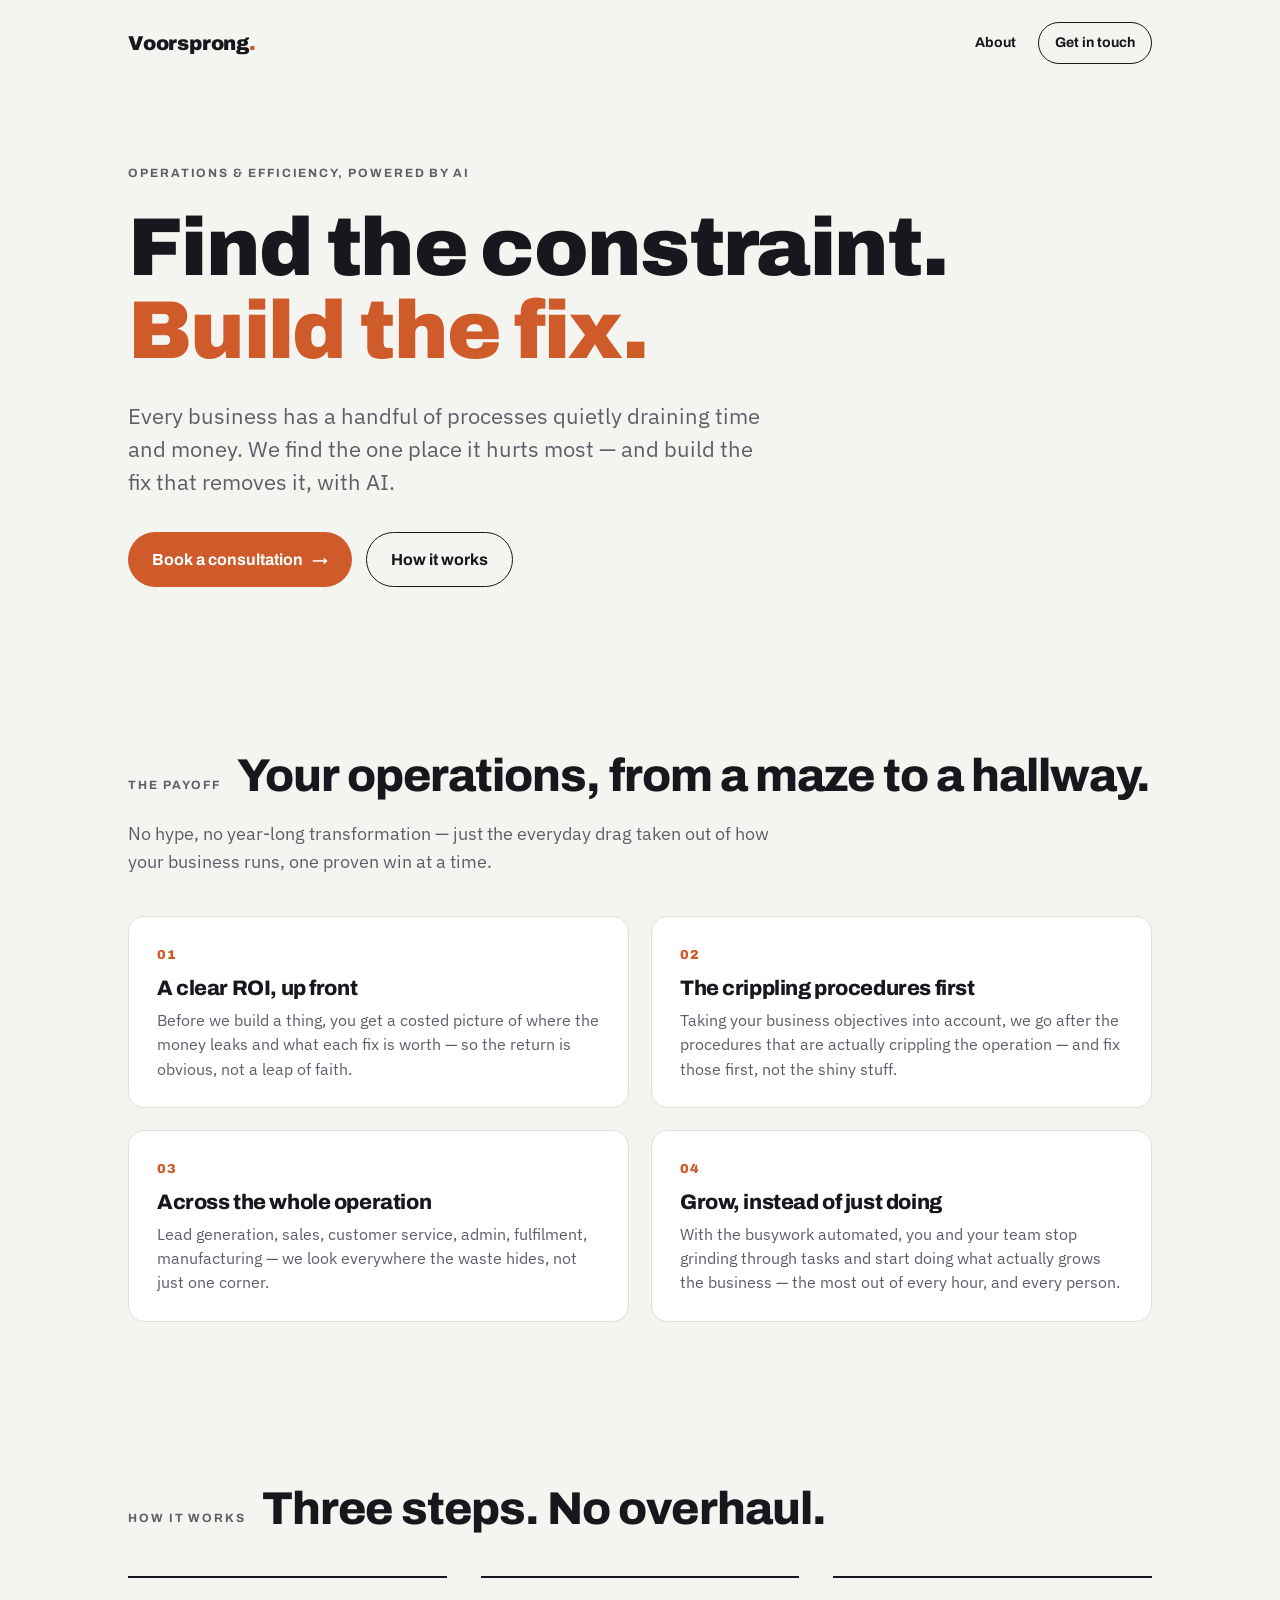
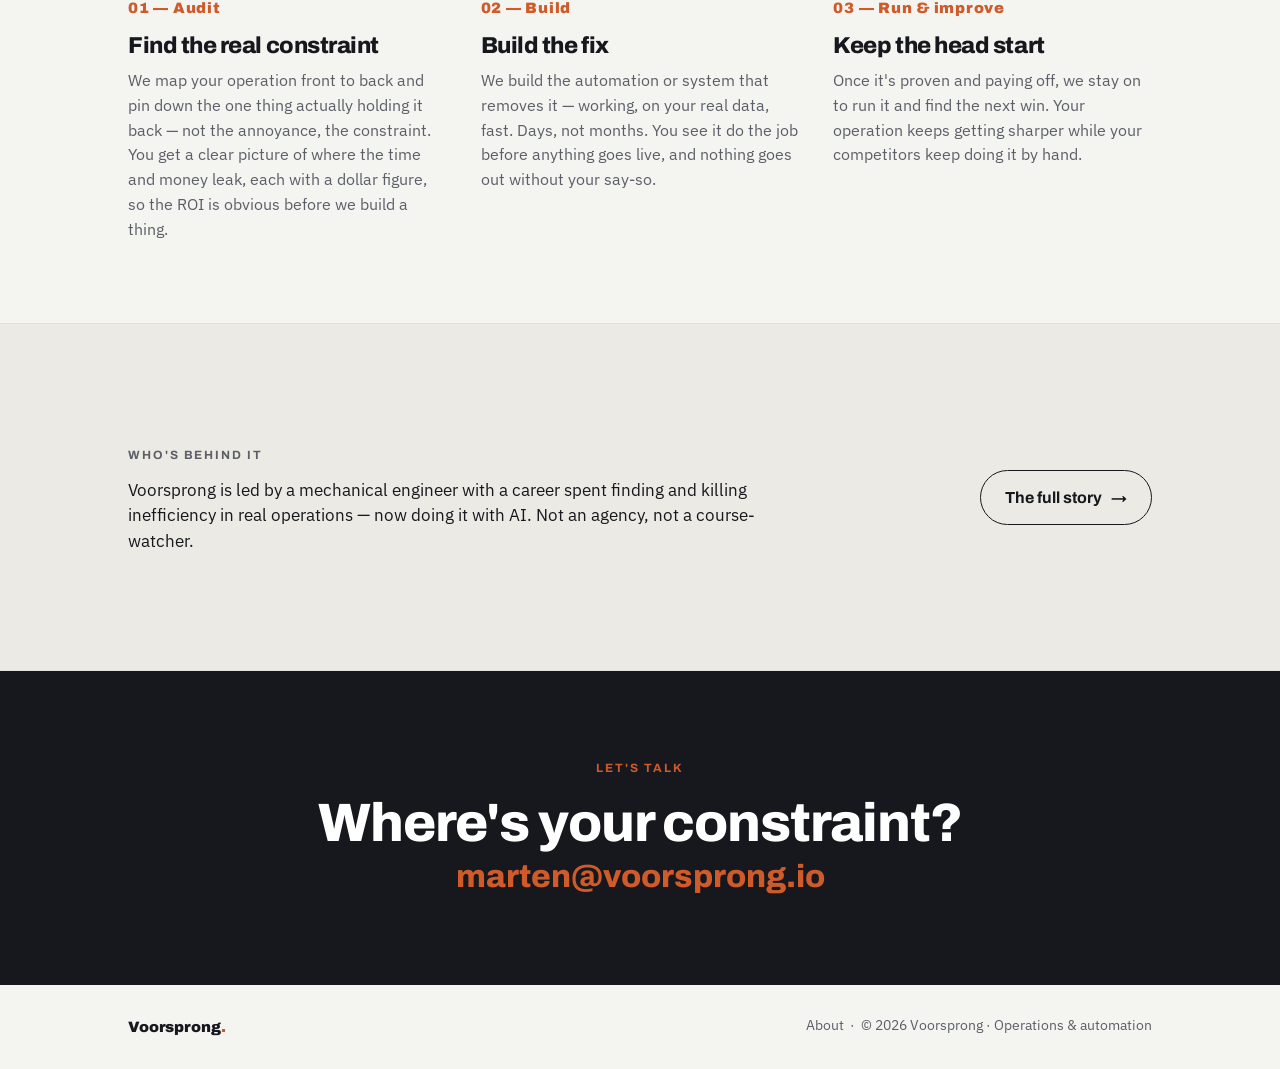
<file: index.html>
<!doctype html>
<html lang="en">
<head>
<meta charset="utf-8">
<meta name="viewport" content="width=device-width,initial-scale=1">
<title>Voorsprong — find the constraint, build the fix</title>
<meta name="description" content="We find the one thing quietly costing your business time and money, and build the fix — with AI. A paid operations audit with a clear ROI, then a working build. Days, not months.">
<link rel="icon" href="data:image/svg+xml,<svg xmlns='http://www.w3.org/2000/svg' viewBox='0 0 100 100'><rect width='100' height='100' fill='%2316233d'/><text x='50' y='72' font-size='64' font-family='Archivo,sans-serif' font-weight='800' fill='%23cf5a2a' text-anchor='middle'>V</text></svg>">
<link rel="preconnect" href="https://fonts.googleapis.com">
<link rel="preconnect" href="https://fonts.gstatic.com" crossorigin>
<link href="https://fonts.googleapis.com/css2?family=Archivo:wght@500;600;700;800;900&family=IBM+Plex+Sans:ital,wght@0,400;0,500;0,600;1,400&display=swap" rel="stylesheet">
<link rel="stylesheet" href="/style.css">
</head>
<body>

<div class="top">
  <a class="mark" href="/">Voorsprong<span class="dot">.</span></a>
  <nav class="navlinks">
    <a href="/about.html">About</a>
    <a class="cta" href="#contact">Get in touch</a>
  </nav>
</div>

<header class="hero">
  <div class="wrap">
    <div class="eyebrow">Operations &amp; efficiency, powered by AI</div>
    <h1>Find the constraint.<br><span class="ln2">Build the fix.</span></h1>
    <p class="sub">Every business has a handful of processes quietly draining time and money. We find the one place it hurts most — and build the fix that removes it, with AI.</p>
    <div class="btnrow">
      <a class="btn solid" href="#contact">Book a consultation <span class="ar">&rarr;</span></a>
      <a class="btn ghost" href="#method">How it works</a>
    </div>
  </div>
</header>

<section id="outcomes">
  <div class="wrap">
    <div class="sechead"><span class="eyebrow">The payoff</span><h2>Your operations, from a maze to a hallway.</h2></div>
    <p class="seclead">No hype, no year-long transformation — just the everyday drag taken out of how your business runs, one proven win at a time.</p>
    <div class="outcomes">
      <div class="oc">
        <div class="n">01</div>
        <h3>A clear ROI, up front</h3>
        <p>Before we build a thing, you get a costed picture of where the money leaks and what each fix is worth — so the return is obvious, not a leap of faith.</p>
      </div>
      <div class="oc">
        <div class="n">02</div>
        <h3>The crippling procedures first</h3>
        <p>Taking your business objectives into account, we go after the procedures that are actually crippling the operation — and fix those first, not the shiny stuff.</p>
      </div>
      <div class="oc">
        <div class="n">03</div>
        <h3>Across the whole operation</h3>
        <p>Lead generation, sales, customer service, admin, fulfilment, manufacturing — we look everywhere the waste hides, not just one corner.</p>
      </div>
      <div class="oc">
        <div class="n">04</div>
        <h3>Grow, instead of just doing</h3>
        <p>With the busywork automated, you and your team stop grinding through tasks and start doing what actually grows the business — the most out of every hour, and every person.</p>
      </div>
    </div>
  </div>
</section>

<section id="method">
  <div class="wrap">
    <div class="sechead"><span class="eyebrow">How it works</span><h2>Three steps. No overhaul.</h2></div>
    <div class="steps">
      <div class="step">
        <div class="no">01 — Audit</div>
        <h3>Find the real constraint</h3>
        <p>We map your operation front to back and pin down the one thing actually holding it back — not the annoyance, the constraint. You get a clear picture of where the time and money leak, each with a dollar figure, so the ROI is obvious before we build a thing.</p>
      </div>
      <div class="step">
        <div class="no">02 — Build</div>
        <h3>Build the fix</h3>
        <p>We build the automation or system that removes it — working, on your real data, fast. Days, not months. You see it do the job before anything goes live, and nothing goes out without your say-so.</p>
      </div>
      <div class="step">
        <div class="no">03 — Run &amp; improve</div>
        <h3>Keep the head start</h3>
        <p>Once it's proven and paying off, we stay on to run it and find the next win. Your operation keeps getting sharper while your competitors keep doing it by hand.</p>
      </div>
    </div>
  </div>
</section>

<section class="whoband">
  <div class="wrap">
    <div>
      <span class="eyebrow">Who's behind it</span>
      <p>Voorsprong is led by a mechanical engineer with a career spent finding and killing inefficiency in real operations — now doing it with AI. Not an agency, not a course-watcher.</p>
    </div>
    <a class="btn ghost" href="/about.html">The full story <span class="ar">&rarr;</span></a>
  </div>
</section>

<section id="contact" class="contact">
  <div class="wrap">
    <span class="eyebrow" style="color:var(--accent)">Let's talk</span>
    <h2 style="margin-top:16px">Where's your constraint?</h2>
    <a class="mail" href="mailto:marten@voorsprong.io">marten@voorsprong.io</a>
  </div>
</section>

<footer>
  <div class="wrap">
    <a class="mark" href="/">Voorsprong<span class="accent">.</span></a>
    <span><a href="/about.html">About</a> &nbsp;·&nbsp; &copy; 2026 Voorsprong · Operations &amp; automation</span>
  </div>
</footer>

</body>
</html>
</file>
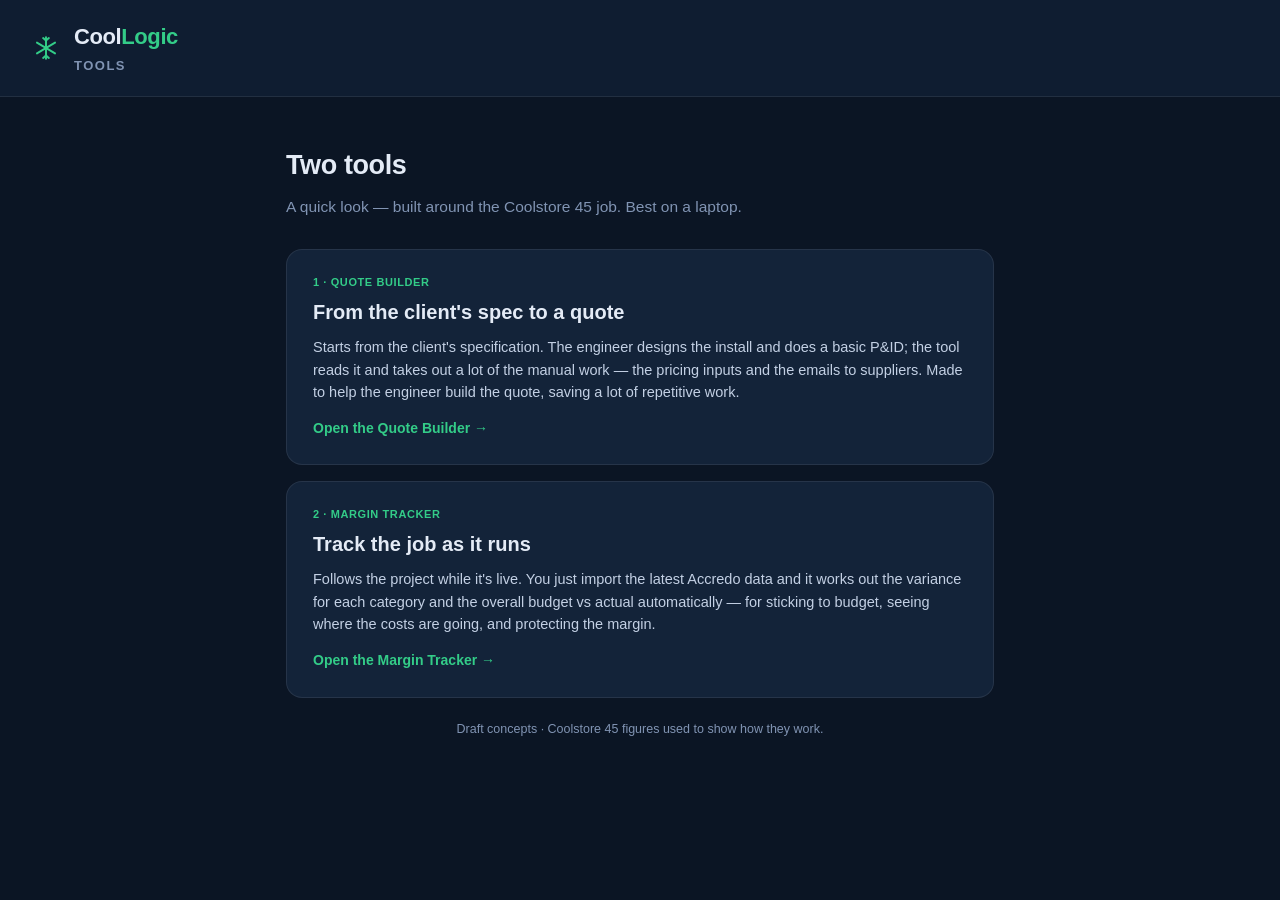
<file: coollogic/index.html>
<!doctype html><html lang="en"><head><meta charset="utf-8"><meta name="viewport" content="width=device-width,initial-scale=1">
<meta name="robots" content="noindex,nofollow"><title>CoolLogic — Tools</title><style>
*{box-sizing:border-box;margin:0;padding:0}
:root{--bg:#0b1524;--panel:#132339;--panel2:#0f1d31;--line:rgba(255,255,255,.08);--tx:#e4ebf6;--mut:#8194b3;--grn:#33cc88}
body{font-family:-apple-system,'Segoe UI',Helvetica,Arial,sans-serif;background:var(--bg);color:var(--tx);min-height:100vh;line-height:1.55}
.bar{display:flex;align-items:center;gap:14px;padding:20px 32px;border-bottom:1px solid var(--line);background:var(--panel2)}
.bar .wm{font-size:22px;font-weight:800;letter-spacing:-.4px}.bar .wm .g{color:var(--grn)}
.bar .tl{font-size:13px;letter-spacing:1.5px;color:var(--mut);text-transform:uppercase;font-weight:600;margin-top:2px}
.wrap{max-width:760px;margin:0 auto;padding:48px 26px 80px}
h1{font-size:27px;letter-spacing:-.4px}.lead{color:var(--mut);font-size:15.5px;margin:8px 0 30px}
.card{display:block;text-decoration:none;color:inherit;background:var(--panel);border:1px solid var(--line);border-radius:16px;padding:24px 26px;margin-bottom:16px;transition:.14s}
.card:hover{border-color:rgba(51,204,136,.5);transform:translateY(-2px)}
.card .n{font-size:11px;font-weight:700;letter-spacing:.6px;text-transform:uppercase;color:var(--grn)}
.card h2{font-size:20px;margin:6px 0 8px}
.card p{color:#c3d0e4;font-size:14.5px}
.card .go{display:inline-block;margin-top:14px;color:var(--grn);font-weight:700;font-size:14px}
.foot{color:var(--mut);font-size:12.5px;margin-top:22px;text-align:center}
</style></head><body>
<div class="bar">
<svg viewBox="0 0 34 34" width="28" height="28"><g stroke="#33cc88" stroke-width="2.4" stroke-linecap="round"><line x1="17" y1="4" x2="17" y2="30"/><line x1="6" y1="10.5" x2="28" y2="23.5"/><line x1="6" y1="23.5" x2="28" y2="10.5"/><line x1="17" y1="8" x2="13.5" y2="5"/><line x1="17" y1="8" x2="20.5" y2="5"/><line x1="17" y1="26" x2="13.5" y2="29"/><line x1="17" y1="26" x2="20.5" y2="29"/></g></svg>
<div><div class="wm">Cool<span class="g">Logic</span></div><div class="tl">Tools</div></div>
</div>
<div class="wrap">
  <h1>Two tools</h1>
  <p class="lead">A quick look — built around the Coolstore 45 job. Best on a laptop.</p>

  <a class="card" href="quote-builder.html">
    <div class="n">1 · Quote Builder</div>
    <h2>From the client's spec to a quote</h2>
    <p>Starts from the client's specification. The engineer designs the install and does a basic P&amp;ID; the tool reads it and takes out a lot of the manual work — the pricing inputs and the emails to suppliers. Made to help the engineer build the quote, saving a lot of repetitive work.</p>
    <span class="go">Open the Quote Builder →</span>
  </a>

  <a class="card" href="tracker.html">
    <div class="n">2 · Margin Tracker</div>
    <h2>Track the job as it runs</h2>
    <p>Follows the project while it's live. You just import the latest Accredo data and it works out the variance for each category and the overall budget vs actual automatically — for sticking to budget, seeing where the costs are going, and protecting the margin.</p>
    <span class="go">Open the Margin Tracker →</span>
  </a>

  <div class="foot">Draft concepts · Coolstore 45 figures used to show how they work.</div>
</div>
</body></html>
</file>
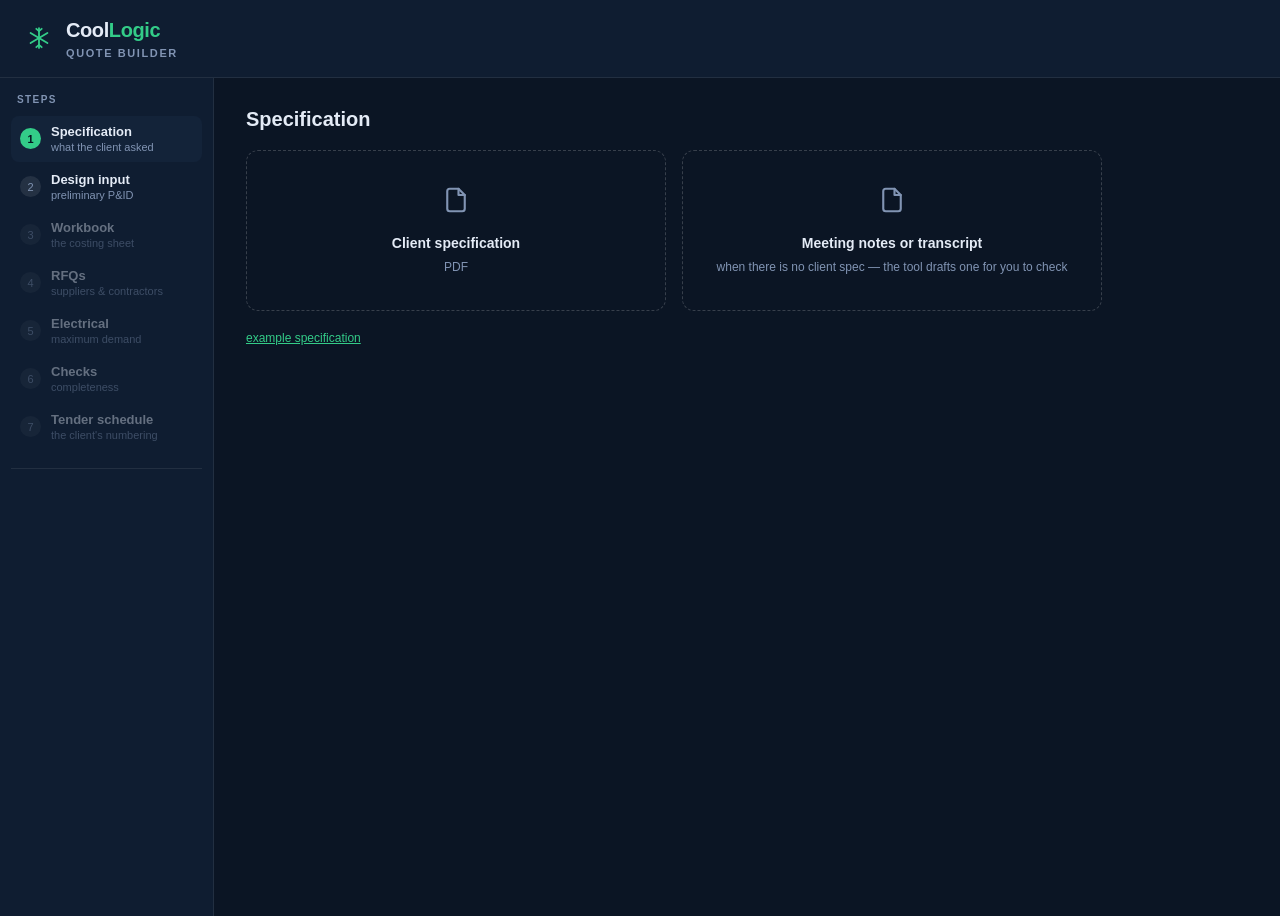
<file: quote-builder/index.html>
<!doctype html><html lang=en><head><meta charset=utf-8>
<meta name=viewport content="width=device-width,initial-scale=1"><meta name=robots content="noindex,nofollow">
<title>CoolLogic — Quote Builder</title><style>
*{box-sizing:border-box;margin:0;padding:0}
:root{--bg:#0b1524;--pan:#132339;--pan2:#0f1d31;--line:rgba(255,255,255,.08);--tx:#e4ebf6;
--mut:#8194b3;--grn:#33cc88;--grnb:rgba(51,204,136,.14);--amb:#f2b34e;--ambb:rgba(242,179,78,.16);
--blu:#7fb0ff;--blub:rgba(90,140,220,.18);--pur:#c3b3f5;--purb:rgba(150,120,230,.2);--red:#ff6a6a}
body{font-family:-apple-system,'Segoe UI',Helvetica,Arial,sans-serif;background:var(--bg);color:var(--tx);font-size:14px;line-height:1.5}
.bar{display:flex;align-items:center;gap:14px;padding:15px 26px;border-bottom:1px solid var(--line);background:var(--pan2);position:sticky;top:0;z-index:5}
.wm{font-size:20px;font-weight:800;letter-spacing:-.4px}.wm .g{color:var(--grn)}
.tl{font-size:11px;letter-spacing:1.6px;color:var(--mut);text-transform:uppercase;font-weight:600}
.job{margin-left:auto;font-size:12.5px;color:var(--mut);text-align:right}.job b{color:var(--tx);display:block}
.shell{display:flex;min-height:calc(100vh - 62px)}
.side{width:214px;flex:none;border-right:1px solid var(--line);padding:14px 11px;background:var(--pan2)}
.side h3{font-size:10px;letter-spacing:1.4px;color:var(--mut);text-transform:uppercase;margin:0 0 9px 6px}
.stp{display:flex;gap:10px;align-items:center;width:100%;background:none;border:0;color:var(--tx);
padding:8px 9px;border-radius:8px;cursor:pointer;text-align:left;font-family:inherit;margin-bottom:2px;opacity:.4}
.stp.rdy{opacity:1}.stp.on{background:var(--pan)}
.stp .num{width:21px;height:21px;border-radius:50%;background:rgba(255,255,255,.09);font-size:11px;
display:flex;align-items:center;justify-content:center;flex:none}
.stp.on .num{background:var(--grn);color:#06131f;font-weight:700}
.stp b{display:block;font-size:13px;font-weight:600}.stp span{font-size:11px;color:var(--mut)}
.kpi{margin-top:18px;padding:12px 10px;border-top:1px solid var(--line);font-size:12px}
.kpi .row{display:flex;justify-content:space-between;margin-bottom:7px;color:var(--mut)}
.kpi b{color:var(--tx);font-size:15px}
.main{flex:1;padding:26px 32px;max-width:1220px}
h2{font-size:20px;margin-bottom:16px;font-weight:700}
.drops{display:flex;gap:18px;margin:8vh auto 0;max-width:760px}
.drop{flex:1;border:1.5px dashed rgba(255,255,255,.18);border-radius:12px;padding:34px 22px;text-align:center;cursor:pointer;transition:.15s}
.drop:hover{border-color:var(--grn);background:rgba(51,204,136,.05)}
.drop.done{border-style:solid;border-color:var(--grn);background:rgba(51,204,136,.06);cursor:default}
.drop svg{width:30px;height:30px;stroke:var(--mut);fill:none;stroke-width:1.7;stroke-linecap:round;stroke-linejoin:round;margin-bottom:12px}
.drop.done svg{stroke:var(--grn)}
.drop .t{font-weight:700;font-size:14px}.drop .s{font-size:12px;color:var(--mut);margin-top:4px}
.go{display:block;margin:26px auto 0;background:var(--grn);color:#06131f;border:0;padding:11px 30px;
border-radius:9px;font-weight:700;font-size:14px;font-family:inherit;cursor:pointer}
.go[disabled]{opacity:.25;cursor:default}
.sec{background:var(--pan);border:1px solid var(--line);border-radius:11px;margin-bottom:14px;overflow:hidden}
.sec .hd{display:flex;align-items:center;gap:11px;padding:11px 15px;background:var(--pan2);border-bottom:1px solid var(--line)}
.sec .hd h4{font-size:13.5px;font-weight:650}
.sec .hd .t{margin-left:auto;font-size:12px;color:var(--mut)}
table{width:100%;border-collapse:collapse;font-size:12.5px}
th{text-align:left;padding:7px 14px;font-size:10px;letter-spacing:1px;text-transform:uppercase;color:var(--mut);border-bottom:1px solid var(--line)}
td{padding:8px 14px;border-bottom:1px solid rgba(255,255,255,.04);vertical-align:top}
tr:last-child td{border-bottom:0}
td.r{text-align:right;font-variant-numeric:tabular-nums}
.d{font-size:11px;color:var(--mut);margin-top:2px}
.pill{display:inline-block;padding:2px 7px;border-radius:5px;font-size:9.5px;font-weight:700;letter-spacing:.5px}
.s-RFQ{background:var(--blub);color:var(--blu)}.s-ENGINEER{background:var(--purb);color:var(--pur)}
.s-RULE{background:var(--ambb);color:var(--amb)}.s-RATE{background:var(--ambb);color:var(--amb)}
.s-EXACT{background:var(--grnb);color:var(--grn)}.s-TAKE-OFF{background:var(--grnb);color:var(--grn)}.s-PRICE{background:var(--grnb);color:var(--grn)}.s-REF{background:rgba(255,255,255,.08);color:var(--mut)}
.code{font-family:ui-monospace,Menlo,monospace;font-size:11px;color:var(--mut)}
.card{background:var(--pan);border:1px solid var(--line);border-radius:11px;padding:15px 17px;margin-bottom:12px}
.card h4{font-size:13px;margin-bottom:9px}
ul{margin-left:17px;font-size:12.5px}ul.tight li{margin-bottom:5px}li{margin-bottom:4px}
.flag{display:flex;gap:10px;padding:9px 13px;border-left:2px solid var(--amb);background:rgba(242,179,78,.06);margin-bottom:7px;font-size:12.5px;border-radius:0 7px 7px 0}
.flag.red{border-color:var(--red);background:rgba(255,106,106,.06)}.flag.ok{border-color:var(--grn);background:rgba(51,204,136,.06)}
.flag .w{margin-left:auto;color:var(--mut);font-size:11.5px;text-align:right;flex:none}
.pane{display:none}.pane.on{display:block}
.btn{background:var(--grn);color:#06131f;border:0;padding:9px 20px;border-radius:8px;font-weight:700;font-size:13px;font-family:inherit;cursor:pointer;margin-top:16px}
details{margin-top:8px}summary{cursor:pointer;font-size:12px;color:var(--grn)}
.mail{white-space:pre-wrap;font-family:ui-monospace,Menlo,monospace;font-size:11.5px;color:#c3d0e4;background:var(--pan2);padding:12px;border-radius:8px;margin-top:8px}
</style></head><body>
<div class=bar>
<svg viewBox="0 0 34 34" width=26 height=26><g stroke="#33cc88" stroke-width=2.4 stroke-linecap=round>
<line x1=17 y1=4 x2=17 y2=30 /><line x1=6 y1=10.5 x2=28 y2=23.5 /><line x1=6 y1=23.5 x2=28 y2=10.5 />
<line x1=17 y1=8 x2=13.5 y2=5 /><line x1=17 y1=8 x2=20.5 y2=5 /><line x1=17 y1=26 x2=13.5 y2=29 /><line x1=17 y1=26 x2=20.5 y2=29 /></g></svg>
<div><div class=wm>Cool<span class=g>Logic</span></div><div class=tl>Quote Builder</div></div>
<div class=job id=jobhdr></div></div>
<div class=shell>
<div class=side><h3>Steps</h3><div id=steps></div><div class=kpi id=kpi></div></div>
<div class=main id=main></div></div>
<script>const D={"job": "Riverbend Produce \u2014 Coolstore 3 Glycol Chilling Upgrade", "ref": "Q900142", "pid": {"file": "Riverbend-Coolstore3-Preliminary-PID.pdf", "equipment_blocks": [{"name": "COMPRESSOR 1", "kw": 90.0, "unit": "kW", "starter": "IE5 VSD"}, {"name": "UNIT COOLER 1", "kw": 55.0, "unit": "kWR", "starter": "EC Fan Supply"}, {"name": "COMPRESSOR 2", "kw": 90.0, "unit": "kW", "starter": "IE5 VSD"}, {"name": "UNIT COOLER 2", "kw": 55.0, "unit": "kWR", "starter": "EC Fan Supply"}, {"name": "CONDENSER", "kw": 620.0, "unit": "kWR", "starter": "EC Fan Supply"}, {"name": "UNIT COOLER 3", "kw": 55.0, "unit": "kWR", "starter": "EC Fan Supply"}, {"name": "CHILLER PHE", "kw": 520.0, "unit": "kWR", "starter": null}, {"name": "GLYCOL PUMP 1", "kw": 15.0, "unit": "kW", "starter": "VSD"}, {"name": "UNIT COOLER 4", "kw": 55.0, "unit": "kWR", "starter": "EC Fan Supply"}, {"name": "GLYCOL PUMP 2", "kw": 15.0, "unit": "kW", "starter": "VSD"}, {"name": "DEFROST PUMP", "kw": 4.0, "unit": "kW", "starter": "VSD"}], "sheet_mm": [297, 210], "objects": 53, "labels": 65, "connections": {"50TE": 9, "80TE": 4, "40PN": 2, "65TE": 1, "65PN": 1}, "pipe": {"42mm 304 press": 8, "80NB": 3, "100NB": 1, "76mm 304 press": 1, "54mm 304 press": 1, "50NB": 1}, "runs": [{"size": "100NB", "m": 8.0, "label": "100NB"}, {"size": "76mm 304 press", "m": 10.0, "label": "76mm 304 Press"}, {"size": "80NB", "m": 8.0, "label": "80NB"}, {"size": "54mm 304 press", "m": 10.0, "label": "54mm 304 Press"}, {"size": "80NB", "m": 45.0, "label": "80NB"}, {"size": "80NB", "m": 45.0, "label": "80NB"}, {"size": "50NB", "m": 45.0, "label": "50NB"}, {"size": "42mm 304 press", "m": 6.0, "label": "42mm 304 Press"}, {"size": "42mm 304 press", "m": 6.0, "label": "42mm 304 Press"}, {"size": "42mm 304 press", "m": 6.0, "label": "42mm 304 Press"}, {"size": "42mm 304 press", "m": 6.0, "label": "42mm 304 Press"}, {"size": "42mm 304 press", "m": 6.0, "label": "42mm 304 Press"}, {"size": "42mm 304 press", "m": 6.0, "label": "42mm 304 Press"}, {"size": "42mm 304 press", "m": 6.0, "label": "42mm 304 Press"}, {"size": "42mm 304 press", "m": 6.0, "label": "42mm 304 Press"}], "pipe_m": {"100NB": 8.0, "76mm 304 press": 10.0, "80NB": 98.0, "54mm 304 press": 10.0, "50NB": 45.0, "42mm 304 press": 48.0}, "services": {"CONDENSER": 1, "GLYCOL PUMP 1": 1, "GLYCOL PUMP 2": 1, "DEFROST PUMP": 1, "Glycol Supply": 1, "Glycol Return": 1, "Defrost Supply": 1, "Defrost Return": 1}, "equipment": {"55 kWR  EC Fan Supply": 4, "90 kW  IE5 VSD": 2, "15 kW  VSD": 2, "620 kWR  EC Fan Supply": 1, "520 kWR": 1, "4 kW  VSD": 1}, "unclassified": {"RIVERBEND PRODUCE LIMITED": 1, "PLANT ROOM": 1, "COMPRESSOR 1": 1, "COMPRESSOR 2": 1, "CHILLER PHE": 1, "COOLSTORE 3": 1, "UNIT COOLER 1": 1, "UNIT COOLER 2": 1, "UNIT COOLER 3": 1, "UNIT COOLER 4": 1, "PT": 1, "TT": 1}}, "lines": [{"sec": "7.1", "desc": "Compressor", "note": "90 kW each \u00b7 IE5 VSD", "code": "C-COM", "qty": 2, "unit": "ea", "price": null, "src": "RFQ", "why": "supplier quote required"}, {"sec": "7.5", "desc": "Unit Cooler", "note": "55 kWR each \u00b7 EC Fan Supply", "code": "C-FCU", "qty": 4, "unit": "ea", "price": null, "src": "RFQ", "why": "supplier quote required"}, {"sec": "7.2", "desc": "Condenser", "note": "620 kWR each \u00b7 EC Fan Supply", "code": "C-CON", "qty": 1, "unit": "ea", "price": null, "src": "RFQ", "why": "supplier quote required"}, {"sec": "7.3", "desc": "Chiller Phe", "note": "520 kWR each \u00b7 no starter shown", "code": "C-HX", "qty": 1, "unit": "ea", "price": null, "src": "RFQ", "why": "supplier quote required"}, {"sec": "7.4", "desc": "Glycol Pump", "note": "15 kW each \u00b7 VSD", "code": "C-WP", "qty": 2, "unit": "ea", "price": null, "src": "RFQ", "why": "supplier quote required"}, {"sec": "7.4", "desc": "Defrost Pump", "note": "4 kW each \u00b7 VSD", "code": "C-WP", "qty": 1, "unit": "ea", "price": null, "src": "RFQ", "why": "supplier quote required", "ref": "last paid $2,780.00 \u00b7 a past job"}, {"sec": "7.1", "desc": "50TE isolating valve", "note": "9 \u00d7 50TE on the P&ID", "code": "M-VG", "qty": 9, "unit": "ea", "part": "BF-50TE", "price": 84.5, "src": "PRICE LIST", "why": "Southern Valve Co list, 2026-09-01"}, {"sec": "7.6", "desc": "50TE tube flange", "note": "rule: 1 per 50TE connection", "code": "M-F", "qty": 9, "unit": "ea", "part": null, "price": null, "src": "RULE?", "why": "rule to be confirmed"}, {"sec": "7.6", "desc": "50TE gasket", "note": "rule: 1 per 50TE connection", "code": "M-F", "qty": 9, "unit": "ea", "part": "GK-50", "price": 4.8, "src": "PRICE LIST", "why": "Southern Valve Co list, 2026-09-01"}, {"sec": "7.1", "desc": "80TE isolating valve", "note": "4 \u00d7 80TE on the P&ID", "code": "M-VG", "qty": 4, "unit": "ea", "part": "BF-80TE", "price": 112.0, "src": "PRICE LIST", "why": "Southern Valve Co list, 2026-09-01"}, {"sec": "7.6", "desc": "80TE tube flange", "note": "rule: 1 per 80TE connection", "code": "M-F", "qty": 4, "unit": "ea", "part": null, "price": null, "src": "RULE?", "why": "rule to be confirmed"}, {"sec": "7.6", "desc": "80TE gasket", "note": "rule: 1 per 80TE connection", "code": "M-F", "qty": 4, "unit": "ea", "part": "GK-80", "price": 6.2, "src": "PRICE LIST", "why": "Southern Valve Co list, 2026-09-01"}, {"sec": "7.1", "desc": "40PN isolating valve", "note": "2 \u00d7 40PN on the P&ID", "code": "M-VG", "qty": 2, "unit": "ea", "part": "BF-40PN", "price": 121.0, "src": "PRICE LIST", "why": "Southern Valve Co list, 2026-09-01"}, {"sec": "7.6", "desc": "40PN gasket", "note": "rule: 1 per 40PN connection", "code": "M-F", "qty": 2, "unit": "ea", "part": "GK-40", "price": 3.9, "src": "PRICE LIST", "why": "Southern Valve Co list, 2026-09-01"}, {"sec": "7.6", "desc": "40PN bolt set", "note": "rule: 1 per 40PN connection", "code": "M-F", "qty": 2, "unit": "ea", "part": null, "price": null, "src": "RULE?", "why": "rule to be confirmed"}, {"sec": "7.1", "desc": "65TE isolating valve", "note": "1 \u00d7 65TE on the P&ID", "code": "M-VG", "qty": 1, "unit": "ea", "part": "BF-65TE", "price": 138.0, "src": "PRICE LIST", "why": "Southern Valve Co list, 2026-09-01"}, {"sec": "7.6", "desc": "65TE tube flange", "note": "rule: 1 per 65TE connection", "code": "M-F", "qty": 1, "unit": "ea", "part": null, "price": null, "src": "RULE?", "why": "rule to be confirmed"}, {"sec": "7.6", "desc": "65TE gasket", "note": "rule: 1 per 65TE connection", "code": "M-F", "qty": 1, "unit": "ea", "part": "GK-65", "price": 5.4, "src": "PRICE LIST", "why": "Southern Valve Co list, 2026-09-01"}, {"sec": "7.1", "desc": "65PN isolating valve", "note": "1 \u00d7 65PN on the P&ID", "code": "M-VG", "qty": 1, "unit": "ea", "part": "BF-65PN", "price": 168.0, "src": "PRICE LIST", "why": "Southern Valve Co list, 2026-09-01"}, {"sec": "7.6", "desc": "65PN gasket", "note": "rule: 1 per 65PN connection", "code": "M-F", "qty": 1, "unit": "ea", "part": "GK-65", "price": 5.4, "src": "PRICE LIST", "why": "Southern Valve Co list, 2026-09-01"}, {"sec": "7.6", "desc": "65PN bolt set", "note": "rule: 1 per 65PN connection", "code": "M-F", "qty": 1, "unit": "ea", "part": null, "price": null, "src": "RULE?", "why": "rule to be confirmed"}, {"sec": "7.6", "desc": "42mm 304 press pipe", "note": "8 runs on the P&ID \u00b7 6 m \u00d78 off the drawing = 48 m", "code": "M-PFS", "qty": 48.0, "unit": "m", "part": "PT-42", "price": 11.9, "src": "PRICE LIST", "why": "Pressfit NZ list, 2026-08-15"}, {"sec": "7.6", "desc": "80NB pipe", "note": "3 runs on the P&ID \u00b7 8 + 45 + 45 m off the drawing = 98 m", "code": "M-P", "qty": 98.0, "unit": "m", "part": null, "price": null, "src": "ENGINEER", "why": "metres from the drawing \u2014 price to be entered"}, {"sec": "7.6", "desc": "100NB pipe", "note": "1 run on the P&ID \u00b7 8 m off the drawing = 8 m", "code": "M-P", "qty": 8.0, "unit": "m", "part": null, "price": null, "src": "ENGINEER", "why": "metres from the drawing \u2014 price to be entered"}, {"sec": "7.6", "desc": "76mm 304 press pipe", "note": "1 run on the P&ID \u00b7 10 m off the drawing = 10 m", "code": "M-PFS", "qty": 10.0, "unit": "m", "part": "PT-76", "price": 53.1, "src": "PRICE LIST", "why": "Pressfit NZ list, 2026-08-15"}, {"sec": "7.6", "desc": "54mm 304 press pipe", "note": "1 run on the P&ID \u00b7 10 m off the drawing = 10 m", "code": "M-PFS", "qty": 10.0, "unit": "m", "part": "PT-54", "price": 17.4, "src": "PRICE LIST", "why": "Pressfit NZ list, 2026-08-15"}, {"sec": "7.6", "desc": "50NB pipe", "note": "1 run on the P&ID \u00b7 45 m off the drawing = 45 m", "code": "M-P", "qty": 45.0, "unit": "m", "part": null, "price": null, "src": "ENGINEER", "why": "metres from the drawing \u2014 price to be entered"}, {"sec": "7.6", "desc": "Pipe insulation", "code": "M-INS", "qty": 219.0, "unit": "m", "price": null, "src": "RATE?", "note": "15 insulated runs \u00b7 219 m off the drawing (drains excluded)", "why": "rate to be set with insulation sub"}, {"sec": "7.7", "desc": "Set out and rig plant", "note": "crew \u00d7 days", "code": "L-SERVIN", "qty": null, "unit": "hr", "price": 105, "src": "ENGINEER", "why": "hours to be entered"}, {"sec": "7.7", "desc": "Pipe compressor pack", "note": "crew \u00d7 days", "code": "L-SERVIN", "qty": null, "unit": "hr", "price": 105, "src": "ENGINEER", "why": "hours to be entered"}, {"sec": "7.7", "desc": "Pipe chiller and glycol circuit", "note": "crew \u00d7 days", "code": "L-SERVIN", "qty": null, "unit": "hr", "price": 105, "src": "ENGINEER", "why": "hours to be entered"}, {"sec": "7.7", "desc": "Hang and pipe unit coolers", "note": "crew \u00d7 days", "code": "L-SERVIN", "qty": null, "unit": "hr", "price": 105, "src": "ENGINEER", "why": "hours to be entered"}, {"sec": "7.7", "desc": "Pressure test", "note": "crew \u00d7 days", "code": "L-SERVIN", "qty": null, "unit": "hr", "price": 105, "src": "ENGINEER", "why": "hours to be entered"}, {"sec": "7.7", "desc": "Insulate", "note": "crew \u00d7 days", "code": "L-SERVIN", "qty": null, "unit": "hr", "price": 105, "src": "ENGINEER", "why": "hours to be entered"}, {"sec": "7.7", "desc": "Glycol fill and flush", "note": "crew \u00d7 days", "code": "L-SERVIN", "qty": null, "unit": "hr", "price": 105, "src": "ENGINEER", "why": "hours to be entered"}, {"sec": "7.7", "desc": "Changeover weekend", "note": "crew \u00d7 days", "code": "L-SERVIN", "qty": null, "unit": "hr", "price": 105, "src": "ENGINEER", "why": "hours to be entered"}, {"sec": "7.7", "desc": "Supervision", "note": "crew \u00d7 days", "code": "L-SERVIN", "qty": null, "unit": "hr", "price": 105, "src": "ENGINEER", "why": "hours to be entered"}, {"sec": "7.8", "desc": "Power and control wiring", "note": "from the maximum demand schedule", "code": "ES-INST", "qty": 1, "unit": "lot", "price": null, "src": "RFQ", "why": "electrical contractor"}, {"sec": "7.8", "desc": "SCADA integration \u2014 Ignition", "note": "", "code": "ES-AU", "qty": 1, "unit": "lot", "price": null, "src": "RFQ", "why": "electrical contractor"}, {"sec": "7.9", "desc": "As-built drawings", "note": "", "code": "L-DWG", "qty": null, "unit": "hr", "price": 140, "src": "ENGINEER", "why": "hours to be entered"}, {"sec": "7.9", "desc": "Training", "note": "", "code": "L-DWG", "qty": null, "unit": "hr", "price": 140, "src": "ENGINEER", "why": "hours to be entered"}, {"sec": "7.9", "desc": "O&M manuals", "note": "", "code": "L-DWG", "qty": null, "unit": "hr", "price": 140, "src": "ENGINEER", "why": "hours to be entered"}, {"sec": "7.9", "desc": "Producer statements", "note": "", "code": "L-DV", "qty": null, "unit": "hr", "price": 140, "src": "ENGINEER", "why": "hours to be entered"}, {"sec": "7.10", "desc": "Commissioning and pulldown demonstration", "note": "", "code": "L-COM", "qty": null, "unit": "hr", "price": 105, "src": "ENGINEER", "why": "to be entered"}, {"sec": "7.10", "desc": "Glycol charge \u2014 MPG 35%", "note": "", "code": "R-GLY", "qty": null, "unit": "L", "price": null, "src": "ENGINEER", "why": "to be entered"}, {"sec": "7.10", "desc": "Spare parts", "note": "", "code": "M-GEN", "qty": null, "unit": "ea", "price": null, "src": "ENGINEER", "why": "to be entered"}, {"sec": "7.11", "desc": "Routine maintenance, 12 months", "note": "", "code": "D-MAINT", "qty": 4, "unit": "visit", "price": null, "src": "ENGINEER", "why": "rate to be entered"}, {"sec": "7.7", "desc": "Site welding and fit-up", "note": "hours from the take-off, priced off the welding matrix", "code": "L-SERVIN", "qty": 87.2, "unit": "hr", "price": 110, "src": "TAKE-OFF", "why": "rate to confirm"}, {"sec": "7.6", "desc": "Freight and cartage", "note": "carried on past jobs", "code": "P-FRE", "qty": null, "unit": "lot", "price": null, "src": "ENGINEER", "why": "to be entered"}, {"sec": "7.7", "desc": "Crane and access hire", "note": "carried on past jobs", "code": "P-HIRE", "qty": null, "unit": "lot", "price": null, "src": "ENGINEER", "why": "to be entered"}, {"sec": "7.7", "desc": "Travel and accommodation", "note": "carried on past jobs", "code": "D-TRAV", "qty": null, "unit": "lot", "price": null, "src": "ENGINEER", "why": "to be entered"}, {"sec": "7.7", "desc": "Site setup and safety", "note": "carried on past jobs", "code": "P-SS", "qty": null, "unit": "lot", "price": null, "src": "ENGINEER", "why": "to be entered"}, {"sec": "7.9", "desc": "Compliance and inspection", "note": "carried on past jobs", "code": "P-RCOMP", "qty": null, "unit": "lot", "price": null, "src": "ENGINEER", "why": "to be entered"}, {"sec": "7.11", "desc": "Contingency", "note": "carried on past jobs", "code": "D-CONT", "qty": null, "unit": "lot", "price": null, "src": "ENGINEER", "why": "to be entered"}], "secs": [["7.1", "Compressor pack, including drives", "C-COM"], ["7.2", "Evaporative condenser", "C-CON"], ["7.3", "Chiller plate heat exchanger", "C-HX"], ["7.4", "Glycol circulation \u2014 pumps, tanks and controls", "C-WP"], ["7.5", "Unit coolers", "C-FCU"], ["7.6", "Glycol pipework, valves and insulation", "M-PFS"], ["7.7", "Installation labour, supervision and consumables", "L-SERVIN"], ["7.8", "Electrical power, control wiring and SCADA", "ES-INST"], ["7.9", "As-built documentation, training, O&M", "L-DWG"], ["7.10", "Commissioning, glycol charge and spares", "L-COM"], ["7.11", "Twelve months defects liability and routine maintenance", "D-MAINT"]], "files": {"workbook": "Riverbend-Q900142-Costing.xlsx", "brief": "Riverbend-Q900142-Brief.pdf", "spec": "Riverbend-Coolstore3-RFP.pdf", "pidf": "Riverbend-Coolstore3-Preliminary-PID.pdf"}, "checks": [["status", "13 lines priced from supplier lists \u00b7 8 awaiting RFQ \u00b7 26 for the engineer \u00b7 6 rules to confirm", "no line is priced without a source"], ["input", "no own-work E lines \u2014 all electrical is subcontracted (ES)", "confirm that is intended"]], "rfq_groups": [["Compressor pack, condenser, chiller PHE", "equipment supplier", "^C-(COM|CON|HX)"], ["Glycol pumps and unit coolers", "equipment supplier", "^C-(WP|FCU)"], ["Pipe insulation", "insulation subcontractor \u2014 request a schedule of rates, $/m by diameter", "^M-INS$"], ["Valves, gaskets, flanges, press fittings", "Southern Valve Co \u00b7 Pressfit NZ", "^M-(VG|F|P|PFS)$"], ["Electrical power, control wiring and SCADA", "electrical contractor \u2014 attach the maximum demand schedule (step 5)", "^ES-"]], "dig": {"title": "RIVERBEND PRODUCE LIMITED", "project": "Coolstore 3 \u2014 Glycol Chilling Upgrade", "criteria": [["Store volume", "4,200 m\u00b3"], ["Design room temperature", "0 \u00b0C to +2 \u00b0C"], ["Calculated operational room load", "480 kWR including margin for future expansion"], ["Product", "pipfruit, palletised, 18 \u00b0C at intake"], ["Pulldown", "full room from 18 \u00b0C to 2 \u00b0C within 36 hours"], ["Glycol", "mono-propylene, 35%"], ["Ambient design", "30 \u00b0C db / 21 \u00b0C wb"]], "asks": ["Compressors shall be fitted with variable speed drives.", "Glycol circulation shall be duty/standby with a dedicated defrost circuit.", "The new plant shall be supplied from a new distribution board in the plant room, fed from the existing main switchboard.", "All motors shall be supplied with starters or drives as appropriate to the equipment.", "Controls shall integrate with Riverbend's existing Ignition SCADA.", "As-built drawings, operating and maintenance manuals, and operator training are to be included.", "Producer statements are required for pipework supports and for the pressure system.", "Tenderers shall provide prices against each of the following."], "tender_requires": ["A schedule of connected load, starter type and control points is to be provided with the tender.", "Tenderers shall provide prices against each of the following.", "Tenders close 3 October 2026."], "decisions": [["engineer to confirm", "The tenderer is to confirm available spare capacity"], ["left to the engineer", "as appropriate to the equipment"], ["to be provided", "is to be provided with the tender"], ["selection decision", "capable of 50% of duty, arranged for duty/standby operation with automatic changeover"]], "sections": ["1.0 Scope of works", "2.0 Design criteria", "3.0 Equipment", "4.0 Electrical", "5.0 Documentation and training", "6.0 Commissioning", "7.0 Schedule of prices"], "scope": ["Replacement of the existing direct-expansion plant serving Coolstore 3 with a glycol system, comprising a two-compressor pack, evaporative condenser, plate heat exchanger, glycol circulation and four new unit coolers within the store.", "The existing plant is to remain in service until the new system is commissioned.", "One changeover weekend is available, 14\u201315 November 2026."]}, "public": true, "spec_file": "Riverbend-Coolstore3-RFP.pdf", "pid_file": "Riverbend-Coolstore3-Preliminary-PID.pdf", "equipment": [{"name": "COMPRESSOR 1", "kw": 90.0, "unit": "kW", "starter": "IE5 VSD"}, {"name": "UNIT COOLER 1", "kw": 55.0, "unit": "kWR", "starter": "EC Fan Supply"}, {"name": "COMPRESSOR 2", "kw": 90.0, "unit": "kW", "starter": "IE5 VSD"}, {"name": "UNIT COOLER 2", "kw": 55.0, "unit": "kWR", "starter": "EC Fan Supply"}, {"name": "CONDENSER", "kw": 620.0, "unit": "kWR", "starter": "EC Fan Supply"}, {"name": "UNIT COOLER 3", "kw": 55.0, "unit": "kWR", "starter": "EC Fan Supply"}, {"name": "CHILLER PHE", "kw": 520.0, "unit": "kWR", "starter": null}, {"name": "GLYCOL PUMP 1", "kw": 15.0, "unit": "kW", "starter": "VSD"}, {"name": "UNIT COOLER 4", "kw": 55.0, "unit": "kWR", "starter": "EC Fan Supply"}, {"name": "GLYCOL PUMP 2", "kw": 15.0, "unit": "kW", "starter": "VSD"}, {"name": "DEFROST PUMP", "kw": 4.0, "unit": "kW", "starter": "VSD"}]};</script>
<script>
const $=s=>document.querySelector(s);
let loaded={spec:false,pid:false,notes:false}, built=false, step=1;
const STEPS=[["Specification","what the client asked"],["Design input","preliminary P&ID"],
 ["Workbook","the costing sheet"],["RFQs","suppliers & contractors"],["Electrical","maximum demand"],
 ["Checks","completeness"],["Tender schedule","the client's numbering"]];
const money=n=>(n<0?"−":"")+"$"+Math.round(Math.abs(n)).toLocaleString("en-NZ");

function sidebar(){
  $("#steps").innerHTML=STEPS.map((s,i)=>
    `<button class="stp ${(i<2||built)?'rdy':''} ${step===i+1?'on':''}" onclick="go(${i+1})">
      <span class=num>${i+1}</span><div><b>${s[0]}</b><span>${s[1]}</span></div></button>`).join("");
  $("#jobhdr").innerHTML = built?`<b>${D.job}</b>${D.ref}`:"";
  const n=D.lines.length, rfq=D.lines.filter(l=>l.src==="RFQ").length,
        eng=D.lines.filter(l=>l.src==="ENGINEER").length,
        rule=D.lines.filter(l=>l.src.startsWith("RULE")||l.src.startsWith("RATE")).length;
  $("#kpi").innerHTML = built?`
    <div class=row>Lines<b>${n}</b></div>
    <div class=row>Awaiting RFQ<b>${rfq}</b></div>
    <div class=row>Engineer to enter<b>${eng}</b></div>
    <div class=row>Rules to confirm<b>${rule}</b></div>`:"";
}
function dropBox(k,title,sub){
  const name = loaded[k] ? (dropped[k] || (k==="spec"?D.spec_file:k==="pid"?D.pid_file:"meeting notes")) : title;
  const icon = (k==="spec"||k==="notes")
    ? '<path d="M14 3H7a2 2 0 00-2 2v14a2 2 0 002 2h10a2 2 0 002-2V8z"/><path d="M14 3v5h5"/>'
    : '<path d="M3 3h18v18H3z"/><path d="M3 9h18M9 3v18"/>';
  return `<div class="drop ${loaded[k]?'done':''}" data-k="${k}" onclick="pick('${k}')"
      ondragover="dOver(event)" ondragleave="dOut(event)" ondrop="dDrop(event,'${k}')"
      style="max-width:420px">
      <svg viewBox="0 0 24 24">${icon}</svg>
      <div class=t>${name}</div><div class=s>${loaded[k]?"loaded":sub}</div></div>`;
}
function drops(){
  $("#main").innerHTML=`<div class=drops>
    <div class="drop ${loaded.spec?'done':''}" data-k="spec" onclick="pick('spec')"
       ondragover="dOver(event)" ondragleave="dOut(event)" ondrop="dDrop(event,'spec')">
      <svg viewBox="0 0 24 24"><path d="M14 3H7a2 2 0 00-2 2v14a2 2 0 002 2h10a2 2 0 002-2V8z"/><path d="M14 3v5h5"/></svg>
      <div class=t>${loaded.spec?(dropped.spec||D.spec_file):"Specification"}</div>
      <div class=s>${loaded.spec?"loaded":"PDF"}</div></div>
    <div class="drop ${loaded.pid?'done':''}" data-k="pid" onclick="pick('pid')"
       ondragover="dOver(event)" ondragleave="dOut(event)" ondrop="dDrop(event,'pid')">
      <svg viewBox="0 0 24 24"><path d="M3 3h18v18H3z"/><path d="M3 9h18M9 3v18"/></svg>
      <div class=t>${loaded.pid?(dropped.pid||D.pid_file):"Preliminary P&ID"}</div>
      <div class=s>${loaded.pid?"loaded":"PDF"}</div></div></div>
    <button class=go id=gobtn ${loaded.spec&&loaded.pid?"":"disabled"} onclick="buildIt()">Build the workbook</button>
    <div style="text-align:center;margin-top:22px;font-size:12px;color:var(--mut)">
      <a href="${D.files.spec}" download style="color:var(--grn)">specification</a>
      &nbsp;·&nbsp;
      <a href="${D.files.pidf}" download style="color:var(--grn)">preliminary P&ID</a>
    </div>`;
}
const dropped={};
function dOver(e){e.preventDefault();e.currentTarget.style.borderColor="var(--grn)";
  e.currentTarget.style.background="rgba(51,204,136,.10)";}
function dOut(e){e.currentTarget.style.borderColor="";e.currentTarget.style.background="";}
function dDrop(e,k){e.preventDefault();
  const f=e.dataTransfer.files[0]; if(f) dropped[k]=f.name;
  if(k==="notes") k="spec"; loaded[k]=true; render();}
function pick(k){ if(k==="notes") k="spec"; loaded[k]=true; render(); }
function buildIt(){ built=true; go(3); }
function go(n){ if(n>2 && !built) return; step=n; sidebar(); render(); }

function lineRow(l){
  const src=l.src.replace("?","");
  const q=l.qty==null?"<span style='color:var(--mut)'>—</span>":l.qty;
  const p=l.price==null?"<span style='color:var(--mut)'>—</span>":money(l.price);
  return `<tr><td><b>${l.desc}</b>${l.note?`<div class=d>${l.note}</div>`:""}
    ${l.ref?`<div class=d style="color:var(--grn)">${l.ref}</div>`:""}</td>
    <td class=code>${l.code}</td><td><span class="pill s-${src}">${src}</span></td>
    <td class=r>${q}<div class=d>${l.unit}</div></td><td class=r>${p}</td>
    <td class=d>${l.why}</td></tr>`;
}
function render(){
  const m=$("#main");
  if(step===1){
    if(!loaded.spec){
      m.innerHTML=`<h2>Specification</h2>
        <div style="display:flex;gap:16px;flex-wrap:wrap">${dropBox("spec","Client specification","PDF")}
        ${dropBox("notes","Meeting notes or transcript","when there is no client spec — the tool drafts one for you to check")}</div>
        <div style="margin-top:18px;font-size:12px;color:var(--mut)">
          <a href="${D.files.spec}" download style="color:var(--grn)">example specification</a></div>`;
      return; }
    const g=D.dig;
    const list=(t,a,f)=>a&&a.length?`<div class=card><h4>${t}</h4><ul class=tight>${a.map(f).join("")}</ul></div>`:"";
    m.innerHTML=`<h2>Specification</h2>
    <div style="display:flex;gap:10px;align-items:center;margin:0 0 16px">
      <a class=btn style="display:inline-block;text-decoration:none;margin:0"
         href="${D.files.brief}" download>Download the specification summary</a>
      <button class=btn style="margin:0;background:none;border:1px solid var(--line);color:var(--tx)"
         onclick="go(2)">Next: design input →</button></div>
    <div class=card><h4>${g.title}</h4><div class=d>${g.project}</div></div>
    ${list("Scope", g.scope, x=>`<li>${x}</li>`)}
    ${g.criteria.length?`<div class=card><h4>Design criteria</h4><table>${
      g.criteria.map(c=>`<tr><td style="width:44%">${c[0]}</td><td><b>${c[1]}</b></td></tr>`).join("")}</table></div>`:""}
    ${list("What the client asked for", g.asks, x=>`<li>${x}</li>`)}
    ${g.decisions.length?`<div class=card><h4>Engineer must decide</h4>${
      g.decisions.map(d=>`<div class="flag"><div>${d[1]}</div><div class=w>${d[0]}</div></div>`).join("")}</div>`:""}
    ${list("Required with the tender", g.tender_requires, x=>`<li>${x}</li>`)}
    <div class=card><h4>Schedule of prices</h4><ul class=tight>${
      D.secs.map(s=>`<li><b>${s[0]}</b> ${s[1]}</li>`).join("")}</ul></div>`; return; }
  if(step===2){
    if(!loaded.pid){
      m.innerHTML=`<h2>Design input</h2>${dropBox("pid","Preliminary P&ID","PDF")}
        <div style="margin-top:18px;font-size:12px;color:var(--mut)">
          <a href="${D.files.pidf}" download style="color:var(--grn)">example preliminary P&ID</a></div>`;
      return; }
    const p=D.pid, eq=D.equipment;
    const nComp=Object.values(p.connections).reduce((a,b)=>a+b,0);
    const nPipe=Object.values(p.pipe).reduce((a,b)=>a+b,0);
    m.innerHTML=`<h2>Design input</h2>
      <button class=btn style="margin:0 0 16px" onclick="buildIt()">Build the workbook</button>
      <div class=sec><div class=hd><h4>Equipment on the drawing</h4>
        <div class=t>${eq.length} loads</div></div>
        <table><thead><tr><th>Load</th><th class=r>Duty</th><th>Starter</th></tr></thead><tbody>
        ${eq.map(e=>`<tr><td><b>${e.name}</b></td><td class=r>${e.kw} ${e.unit}</td>
          <td>${e.starter?e.starter:'<span class="pill s-ENGINEER">not shown</span>'}</td></tr>`).join("")}
        </tbody></table></div>
      <div class=card><div class=d>${nComp} valve connections and ${nPipe} pipe runs also read off the drawing —
        they appear in the workbook take-off.</div></div>`;
    return; }
  if(step===3){
    let h=`<h2>Workbook</h2><a class=btn style="display:inline-block;text-decoration:none;margin:0 0 16px"
      href="${D.files.workbook}" download>Download the costing workbook</a>`;
    for(const [ref,title] of D.secs.map(s=>[s[0],s[1]])){
      const ls=D.lines.filter(l=>l.sec===ref); if(!ls.length) continue;
      h+=`<div class=sec><div class=hd><span class="pill s-EXACT">${ref}</span><h4>${title}</h4>
        <div class=t>${ls.length} lines</div></div>
        <table><thead><tr><th>Description</th><th>Code</th><th>Source</th><th class=r>Qty</th><th class=r>Unit price</th><th>Status</th></tr></thead>
        <tbody>${ls.map(lineRow).join("")}</tbody></table></div>`;
    }
    m.innerHTML=h; return; }
  if(step===4){
    const groups=D.rfq_groups.map(([t,who,re])=>[t,who,l=>new RegExp(re).test(l.code)&&l.src!=="PRICE LIST"]);
    m.innerHTML=`<h2>RFQs</h2>`+groups.map(([t,who,f])=>{
      const ls=D.lines.filter(f); if(!ls.length) return "";
      return `<div class=card><h4>${t}</h4><div class=d>${who} · ${ls.length} lines</div>
        <ul class=tight style="margin-top:8px">${ls.map(l=>`<li>${l.qty??"—"} ${l.unit} — ${l.desc}</li>`).join("")}</ul>
        <details><summary>Show draft</summary><div class=mail>Subject: ${D.ref} ${D.job} — request for pricing

We are pricing the above and would appreciate your quotation for:

${ls.map(l=>`  ${String(l.qty??"__").padStart(4)} ${l.unit.padEnd(4)} ${l.desc}`).join("\n")}

Please include lead time and validity.

CoolLogic Refrigeration Ltd</div></details></div>`;}).join(""); return; }
  if(step===5){
    const RULE={"EC Fan Supply":[0,0,0,0,0,1,0],"VSD":[0,0,0,0,0,1,0],"IE5 VSD":[0,0,0,0,0,1,0],
                "Motor Starter DOL":[1,1,0,0,1,0,0]};
    // ancillaries follow what the equipment IS, not just how it is started
    const ANC=[[/compressor/i,["Harmonic Mitigation","Packaged Control System","Common return transducer"]],
               [/pump/i,["Anticondensation heaters in term box","TT/FS temp and flow switch","Supply Transducer"]],
               [/unit cooler|evaporator/i,["24VDC Cold Stop Actuator","24VDC Cold Stop Actuator","24VDC Defrost inlet Actuator","24VDC Defrost outlet Actuator"]],
               [/condenser/i,["Fan speed control","Water treatment interlock","Basin heater"]]];
    const anc=n=>{for(const [re,l] of ANC) if(re.test(n)) return l; return [];};
    let tot=[0,0,0,0,0,0,0], kw=0, rows="";
    D.equipment.forEach(e=>{
      const io=RULE[e.starter]; kw+=e.kw;
      if(io) tot=tot.map((t,i)=>t+io[i]);
      rows+=`<tr><td><b>${e.name}</b></td><td class=r>${e.kw}<div class=d>${e.unit}</div></td>
        <td>${e.starter?e.starter:'<span class="pill s-ENGINEER">ENGINEER</span>'}</td>`+
        (io?io.map(v=>`<td class=r>${v||"·"}</td>`).join(""):"<td class=r style='color:var(--mut)'>??</td>".repeat(7))+
        `</tr>`;
      anc(e.name).forEach(a=>{rows+=`<tr><td style="padding-left:30px;color:var(--mut)">${a}</td>
        <td></td><td></td>${"<td></td>".repeat(7)}</tr>`;});
    });
    m.innerHTML=`<h2>Electrical</h2><div class=sec>
      <div class=hd><h4>Maximum demand schedule</h4><div class=t>${D.equipment.length} loads · ${kw.toLocaleString()} kW connected</div></div>
      <table><thead><tr><th>Load</th><th class=r>Duty</th><th>Starter</th><th class=r>DI</th><th class=r>DO</th>
      <th class=r>AI</th><th class=r>RTD</th><th class=r>AO</th><th class=r>Comms</th><th class=r>IFM</th></tr></thead>
      <tbody>${rows}<tr style="border-top:2px solid var(--line)"><td><b>Total</b></td><td class=r><b>${kw.toLocaleString()}</b></td><td></td>
      ${tot.map(v=>`<td class=r><b>${v||"·"}</b></td>`).join("")}</tr></tbody></table></div>`; return; }
  if(step===6){
    m.innerHTML=`<h2>Checks</h2>`+D.checks.map(c=>{
      const cls=c[0]==="status"?"flag ok":c[0]==="family"?"flag red":"flag";
      return `<div class="${cls}"><div><b>${c[1]}</b></div><div class=w>${c[2]}</div></div>`;}).join(""); return; }
  if(step===7){
    let tc=0, ts=0, unpriced=0;
    const rows=D.secs.map(s=>{
      const ls=D.lines.filter(l=>l.sec===s[0]);
      const c=ls.reduce((a,l)=>a+((typeof l.qty==="number"&&typeof l.price==="number")?l.qty*l.price:0),0);
      unpriced+=ls.filter(l=>!(typeof l.qty==="number"&&typeof l.price==="number")).length;
      const sell=c/(1-0.15); tc+=c; ts+=sell;
      return `<tr><td>${s[0]}</td><td>${s[1]}</td><td class=r>${c?money(c):'<span style="color:var(--mut)">—</span>'}</td>
        <td class=r>${c?`<b>${money(sell)}</b>`:'<span style="color:var(--mut)">—</span>'}</td></tr>`;}).join("");
    m.innerHTML=`<h2>Tender schedule</h2><div class=sec><table><thead><tr><th>Ref</th>
      <th>Description</th><th class=r>Cost</th><th class=r>Sell</th></tr></thead><tbody>${rows}
      <tr style="border-top:2px solid var(--line)"><td></td><td><b>Priced so far (excl GST)</b></td><td class=r><b>${money(tc)}</b></td><td class=r><b>${money(ts)}</b></td></tr>
      <tr><td></td><td style="color:var(--mut)">Lines still awaiting a price or an engineer's number</td><td class=r style="color:var(--mut)">${unpriced}</td><td></td></tr>
      </tbody></table></div>`; return; }
}
window.addEventListener("dragover",e=>e.preventDefault());
window.addEventListener("drop",e=>e.preventDefault());
sidebar(); render();
</script></body></html>
</file>
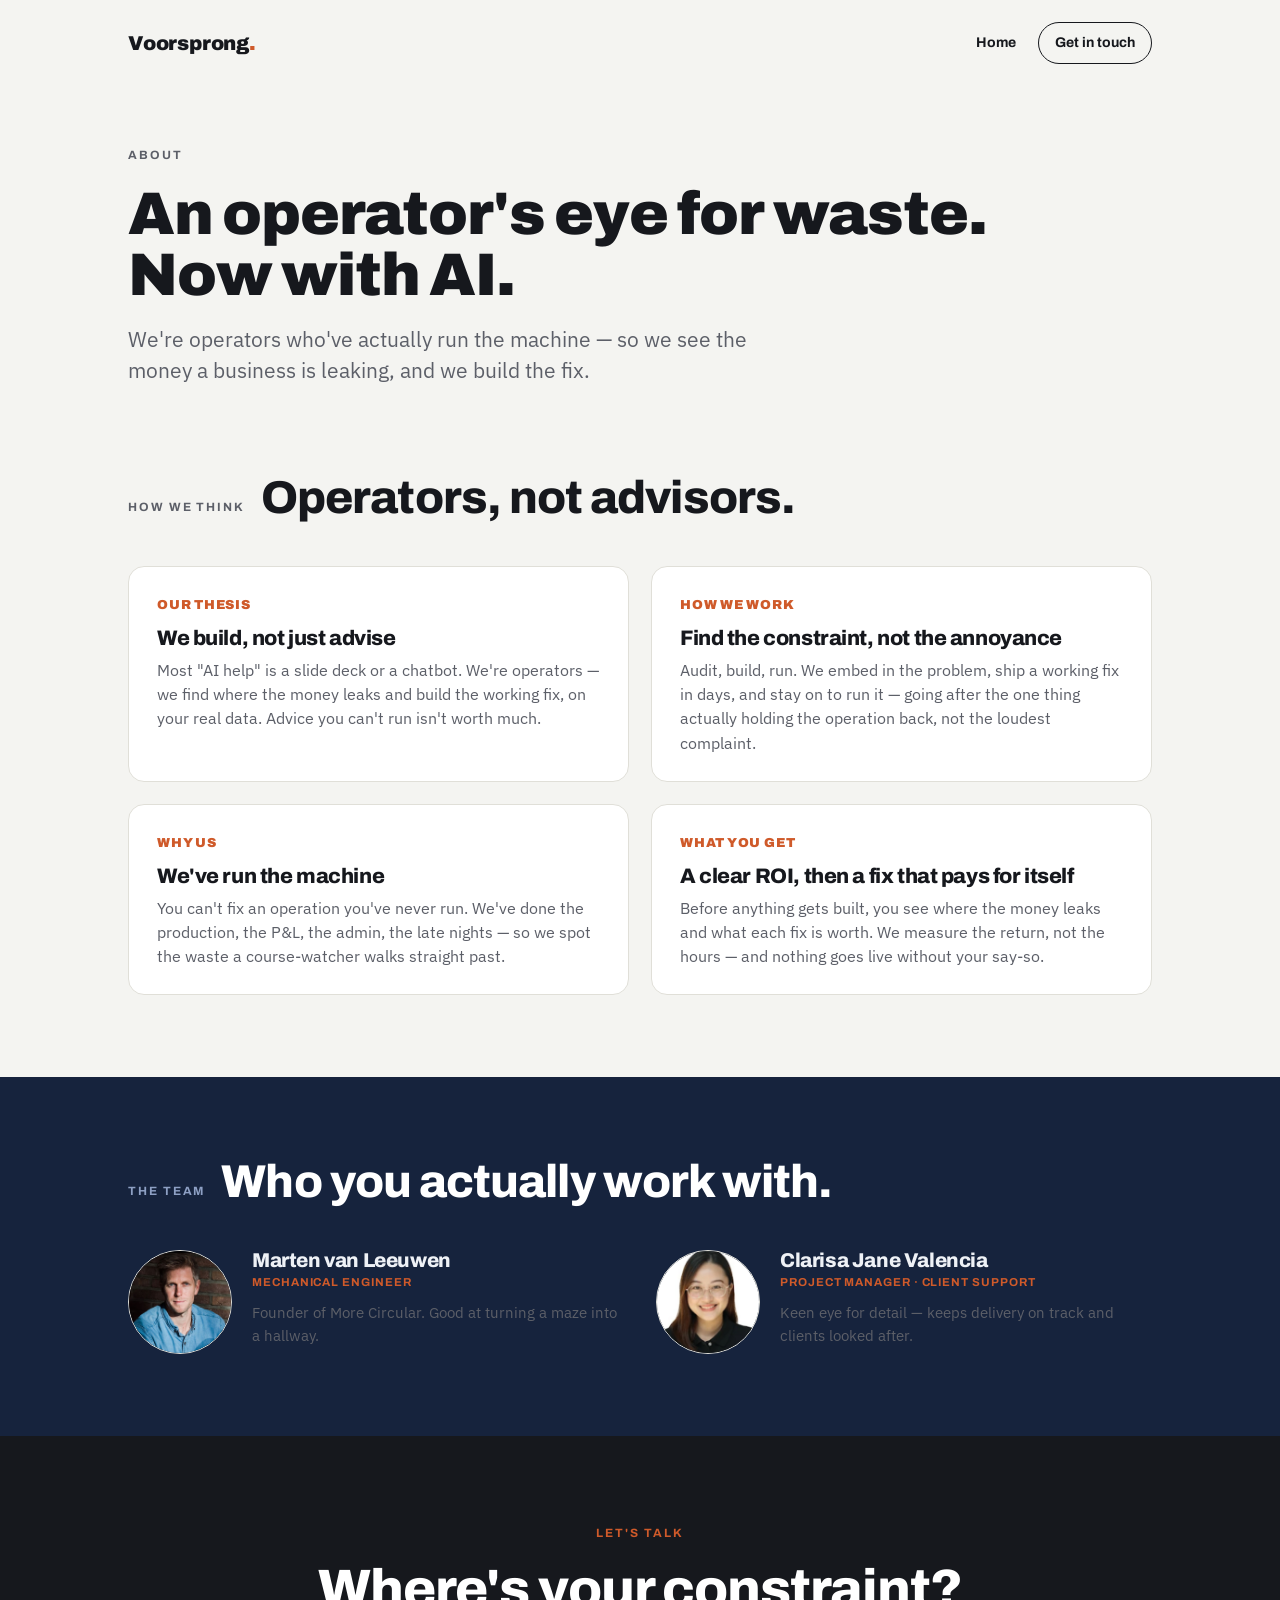
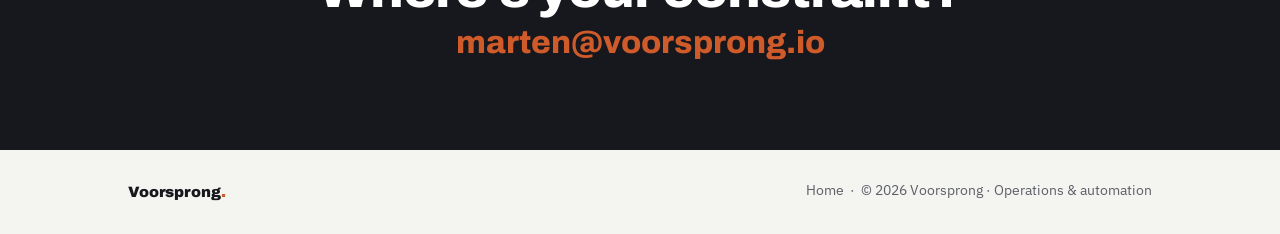
<file: about.html>
<!doctype html>
<html lang="en">
<head>
<meta charset="utf-8">
<meta name="viewport" content="width=device-width,initial-scale=1">
<title>About — Voorsprong</title>
<meta name="description" content="Voorsprong isn't an agency or a course-watcher with a chatbot. We're operators who've run the machine — we find where a business leaks money and build the fix, with AI.">
<link rel="icon" href="data:image/svg+xml,<svg xmlns='http://www.w3.org/2000/svg' viewBox='0 0 100 100'><rect width='100' height='100' fill='%2316233d'/><text x='50' y='72' font-size='64' font-family='Archivo,sans-serif' font-weight='800' fill='%23cf5a2a' text-anchor='middle'>V</text></svg>">
<link rel="preconnect" href="https://fonts.googleapis.com">
<link rel="preconnect" href="https://fonts.gstatic.com" crossorigin>
<link href="https://fonts.googleapis.com/css2?family=Archivo:wght@500;600;700;800;900&family=IBM+Plex+Sans:ital,wght@0,400;0,500;0,600;1,400&display=swap" rel="stylesheet">
<link rel="stylesheet" href="/style.css">
</head>
<body>

<div class="top">
  <a class="mark" href="/">Voorsprong<span class="dot">.</span></a>
  <nav class="navlinks">
    <a href="/">Home</a>
    <a class="cta" href="#contact">Get in touch</a>
  </nav>
</div>

<header class="pagehead">
  <div class="wrap">
    <div class="eyebrow" style="margin-bottom:18px">About</div>
    <h1>An operator's eye for waste.<br>Now with AI.</h1>
    <p class="sub">We're operators who've actually run the machine — so we see the money a business is leaking, and we build the fix.</p>
  </div>
</header>

<section id="approach">
  <div class="wrap">
    <div class="sechead"><span class="eyebrow">How we think</span><h2>Operators, not advisors.</h2></div>
    <div class="outcomes">
      <div class="oc">
        <div class="n">OUR THESIS</div>
        <h3>We build, not just advise</h3>
        <p>Most "AI help" is a slide deck or a chatbot. We're operators — we find where the money leaks and build the working fix, on your real data. Advice you can't run isn't worth much.</p>
      </div>
      <div class="oc">
        <div class="n">HOW WE WORK</div>
        <h3>Find the constraint, not the annoyance</h3>
        <p>Audit, build, run. We embed in the problem, ship a working fix in days, and stay on to run it — going after the one thing actually holding the operation back, not the loudest complaint.</p>
      </div>
      <div class="oc">
        <div class="n">WHY US</div>
        <h3>We've run the machine</h3>
        <p>You can't fix an operation you've never run. We've done the production, the P&amp;L, the admin, the late nights — so we spot the waste a course-watcher walks straight past.</p>
      </div>
      <div class="oc">
        <div class="n">WHAT YOU GET</div>
        <h3>A clear ROI, then a fix that pays for itself</h3>
        <p>Before anything gets built, you see where the money leaks and what each fix is worth. We measure the return, not the hours — and nothing goes live without your say-so.</p>
      </div>
    </div>
  </div>
</section>

<section id="team" class="work">
  <div class="wrap">
    <div class="sechead"><span class="eyebrow">The team</span><h2>Who you actually work with.</h2></div>
    <div class="team">
      <div class="member">
        <img class="pic" src="/img/marten.jpg" alt="Marten van Leeuwen">
        <div>
          <h3>Marten van Leeuwen</h3>
          <div class="role">Mechanical Engineer</div>
          <p>Founder of More Circular. Good at turning a maze into a hallway.</p>
        </div>
      </div>
      <div class="member">
        <img class="pic" src="/img/clarisa.jpg" alt="Clarisa Jane Valencia">
        <div>
          <h3>Clarisa Jane Valencia</h3>
          <div class="role">Project Manager · Client Support</div>
          <p>Keen eye for detail — keeps delivery on track and clients looked after.</p>
        </div>
      </div>
    </div>
  </div>
</section>

<section id="contact" class="contact">
  <div class="wrap">
    <span class="eyebrow" style="color:var(--accent)">Let's talk</span>
    <h2 style="margin-top:16px">Where's your constraint?</h2>
    <a class="mail" href="mailto:marten@voorsprong.io">marten@voorsprong.io</a>
  </div>
</section>

<footer>
  <div class="wrap">
    <a class="mark" href="/">Voorsprong<span class="accent">.</span></a>
    <span><a href="/">Home</a> &nbsp;·&nbsp; &copy; 2026 Voorsprong · Operations &amp; automation</span>
  </div>
</footer>

</body>
</html>
</file>
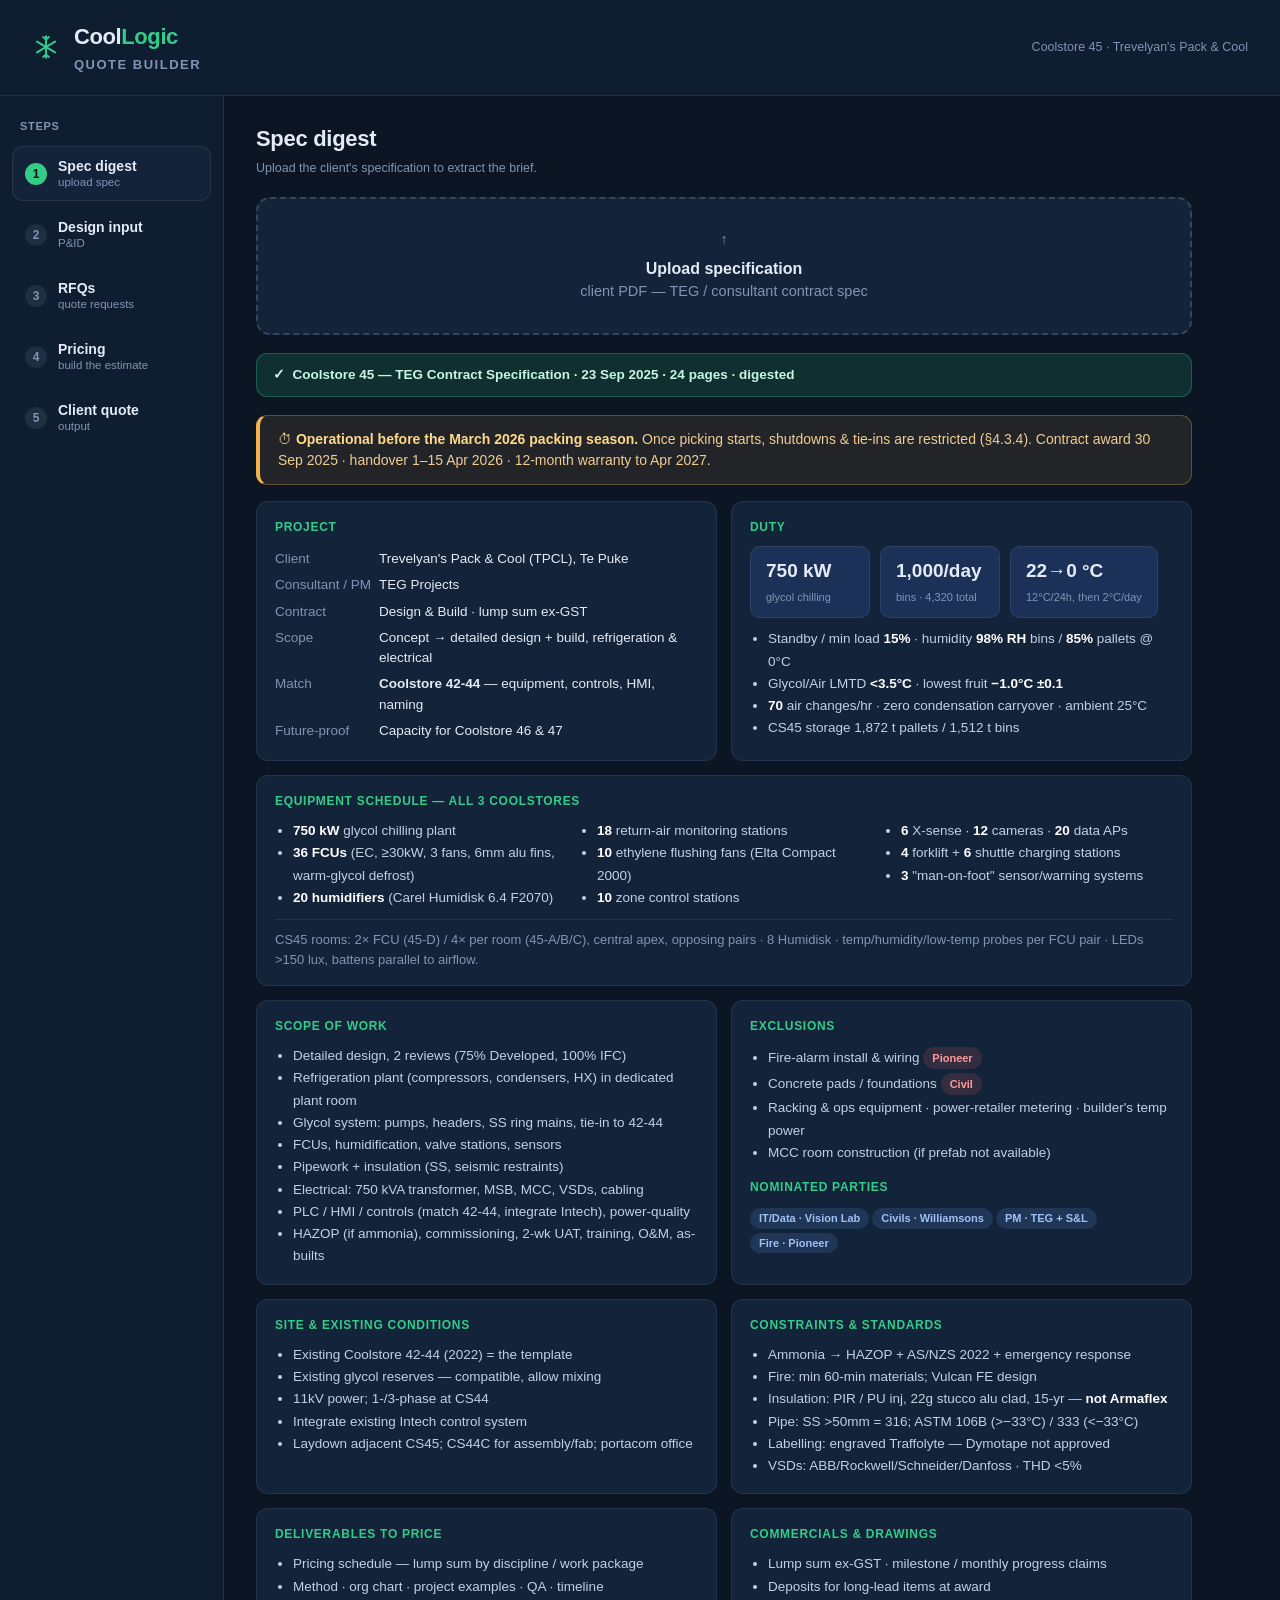
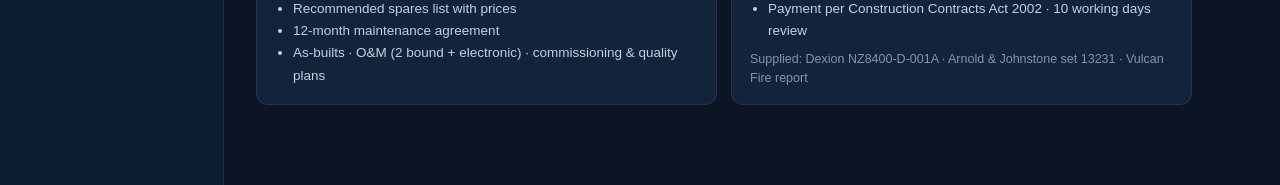
<file: coollogic/quote-builder.html>
<!doctype html><html lang="en"><head><meta charset="utf-8"><meta name="viewport" content="width=device-width,initial-scale=1">
<meta name="robots" content="noindex,nofollow"><title>CoolLogic — Quote Builder</title><style>
*{box-sizing:border-box;margin:0;padding:0}
:root{--bg:#0b1524;--panel:#132339;--panel2:#0f1d31;--line:rgba(255,255,255,.08);--tx:#e4ebf6;--mut:#8194b3;--grn:#33cc88;--grnb:rgba(51,204,136,.14);--red:#ff6a6a;--redb:rgba(255,106,106,.14);--amb:#f2b34e;--blu:#9fc0f5}
body{font-family:-apple-system,'Segoe UI',Helvetica,Arial,sans-serif;background:var(--bg);color:var(--tx);font-size:14.5px;line-height:1.5;min-height:100vh}
.bar{display:flex;align-items:center;gap:14px;padding:20px 32px;border-bottom:1px solid var(--line);background:var(--panel2)}
.bar svg{flex:none}.bar .wm{font-size:22px;font-weight:800;letter-spacing:-.4px}.bar .wm .g{color:var(--grn)}
.bar .tl{font-size:13px;letter-spacing:1.5px;color:var(--mut);text-transform:uppercase;font-weight:600;margin-top:2px}
.bar .job{margin-left:auto;font-size:12.5px;color:var(--mut)}
.shell{display:flex;min-height:calc(100vh - 74px)}
.side{width:224px;flex:none;border-right:1px solid var(--line);padding:18px 12px;background:var(--panel2)}
.side h3{font-size:11px;text-transform:uppercase;letter-spacing:.7px;color:var(--mut);margin:4px 8px 12px}
.stp{width:100%;text-align:left;background:none;border:1px solid transparent;border-radius:11px;padding:11px 12px;cursor:pointer;margin-bottom:6px;color:var(--tx);display:flex;gap:11px;align-items:center}
.stp:hover{background:rgba(255,255,255,.03)}.stp.on{background:var(--panel);border-color:var(--line)}
.stp .num{width:22px;height:22px;border-radius:50%;background:rgba(255,255,255,.08);color:var(--mut);font-size:12px;font-weight:700;line-height:22px;text-align:center;flex:none}
.stp.on .num{background:var(--grn);color:#04160c}
.stp .tt b{font-size:14px;display:block}.stp .tt span{font-size:11.5px;color:var(--mut)}
.main{flex:1;padding:26px 32px 80px;max-width:1000px}
.pane{display:none}.pane.on{display:block}
h2{font-size:22px;color:var(--tx);letter-spacing:-.3px}
.sub{color:var(--mut);font-size:12.5px;margin:4px 0 20px}
h3{font-size:12px;text-transform:uppercase;letter-spacing:.7px;color:var(--grn);margin:0 0 10px}
.grid2{display:grid;grid-template-columns:1fr 1fr;gap:14px}.grid3{display:grid;grid-template-columns:1fr 1fr 1fr;gap:14px}
.card{background:var(--panel);border:1px solid var(--line);border-radius:12px;padding:16px 18px}.card.full{grid-column:1/-1}
.kv{display:flex;gap:8px;font-size:13.5px;padding:3px 0}.kv .k{color:var(--mut);min-width:96px;flex:none}.kv .v{font-weight:500}
ul.tight{margin:0;padding-left:18px}ul.tight li{font-size:13.5px;line-height:1.65;color:#c3d0e4}ul.tight li b{color:#fff}
.deadline{background:rgba(242,179,78,.1);border:1px solid rgba(242,179,78,.3);border-left:4px solid var(--amb);border-radius:11px;padding:13px 18px;margin-bottom:16px;color:#f0cd93;font-size:14px}
.deadline b{color:#ffd98a}
.pill{display:inline-block;font-size:11px;font-weight:700;padding:2px 9px;border-radius:20px;margin:2px 3px 2px 0}
.pl-r{background:var(--redb);color:#ff9a9a}.pl-b{background:rgba(90,140,220,.18);color:var(--blu)}
.duty{display:flex;gap:10px;flex-wrap:wrap}.duty .d{background:#1c3157;border:1px solid var(--line);border-radius:10px;padding:10px 15px;min-width:120px}
.duty .d b{display:block;font-size:19px}.duty .d span{font-size:11px;color:var(--mut)}
.drop{border:2px dashed rgba(255,255,255,.16);border-radius:14px;padding:30px;text-align:center;color:var(--mut);background:var(--panel);cursor:pointer}
.drop:hover{border-color:var(--grn);color:var(--grn);background:rgba(51,204,136,.05)}
.drop .big{font-size:16px;font-weight:600;color:var(--tx);margin-top:6px}
.slot{display:flex;align-items:center;gap:12px;background:var(--panel);border:1px solid var(--line);border-radius:11px;padding:13px 16px;margin-bottom:10px}
.slot .ic{width:34px;height:34px;border-radius:8px;background:rgba(255,255,255,.06);flex:none;display:flex;align-items:center;justify-content:center;color:var(--mut);font-weight:700}
.slot.done .ic{background:var(--grnb);color:var(--grn)}
.slot b{font-size:14px;color:var(--tx)}.slot span{font-size:12px;color:var(--mut)}
.slot .stt{margin-left:auto;font-size:12px;color:var(--mut)}.slot.done .stt{color:var(--grn);font-weight:600}
.donebar{display:flex;align-items:center;gap:10px;background:var(--grnb);border:1px solid rgba(51,204,136,.3);border-radius:11px;padding:11px 16px;margin-bottom:18px;font-size:13.5px;color:#c9f5e2;font-weight:600}
.hide{display:none}
.btn{background:var(--grn);color:#04160c;border:0;border-radius:10px;padding:12px 20px;font-size:14.5px;font-weight:700;cursor:pointer;margin-top:8px}
.btn:hover{filter:brightness(1.08)}
table{border-collapse:collapse;width:100%;background:var(--panel);border-radius:12px;overflow:hidden;font-size:13.5px}
th{text-align:left;background:rgba(255,255,255,.03);padding:10px 13px;font-size:10.5px;text-transform:uppercase;letter-spacing:.4px;color:var(--mut)}
td{padding:10px 13px;border-bottom:1px solid var(--line);vertical-align:middle}td.r{text-align:right}
tr:last-child td{border-bottom:0}.tot td{font-weight:800;color:var(--tx);border-top:2px solid rgba(255,255,255,.14);background:rgba(255,255,255,.02);font-size:15px}
.src{font-size:10.5px;font-weight:700;padding:2px 9px;border-radius:20px;white-space:nowrap}
.s-auto{background:var(--grnb);color:var(--grn)}.s-rule{background:rgba(150,120,230,.2);color:#c3b3f5}.s-hist{background:rgba(90,140,220,.18);color:var(--blu)}.s-rfq{background:rgba(255,255,255,.05);color:var(--mut);border:1px dashed rgba(255,255,255,.2)}
input.amt{width:130px;text-align:right;font-size:13.5px;font-variant-numeric:tabular-nums;border:1px solid rgba(255,255,255,.16);border-radius:7px;padding:6px 9px;font-family:inherit;background:var(--panel2);color:var(--tx)}
input.amt:focus{outline:none;border-color:var(--grn)}input.amt::placeholder{color:#5b6b85}
.pre{font-size:11px;color:var(--mut);margin-right:2px}
details summary{cursor:pointer;font-size:13px;color:var(--grn);font-weight:600}
.rfqmail{background:#0a1526;border:1px solid var(--line);color:#c3d3ea;padding:13px 15px;border-radius:8px;font-family:ui-monospace,Menlo,monospace;font-size:11.5px;white-space:pre-wrap;margin-top:8px;line-height:1.55}
/* quote — white paper on dark */
.qctrl{display:flex;align-items:center;gap:12px;background:var(--panel);border:1px solid var(--line);border-radius:11px;padding:12px 18px;margin-bottom:16px;font-size:13.5px;max-width:760px}
.qctrl input[type=range]{flex:1;accent-color:var(--grn)}.qctrl b{color:var(--tx);min-width:44px;text-align:right}
.qdoc{background:#fff;color:#2a3140;border-radius:14px;padding:38px 42px;max-width:760px;box-shadow:0 8px 30px rgba(0,0,0,.4)}
.qtop{display:flex;justify-content:space-between;align-items:flex-start;border-bottom:3px solid #2ba24f;padding-bottom:18px;margin-bottom:6px}
.qbrand{display:flex;gap:12px;align-items:center}
.qbrand .nm{font-size:21px;font-weight:800;color:#17274e;letter-spacing:-.3px;line-height:1}.qbrand .nm .g{color:#2ba24f}
.qbrand .tag{font-size:10px;letter-spacing:.5px;color:#8a94a2;text-transform:uppercase;margin-top:3px}
.qmeta{text-align:right;font-size:12px;color:#5b6472;line-height:1.7}
.qmeta .qt{font-size:20px;font-weight:800;color:#17274e;letter-spacing:1px;margin-bottom:4px}
.qaddr{font-size:11.5px;color:#8a94a2;margin:10px 0 22px;line-height:1.6}
.qto{font-size:13px;color:#3c4552;margin-bottom:20px;line-height:1.6}.qto b{color:#17274e}
.qtbl{background:none}.qtbl td{padding:11px 2px;border-bottom:1px solid #eef0f2;font-size:13.5px}
.qtbl .d{color:#3c4552}.qtbl .r{text-align:right;font-weight:600;color:#17274e;font-variant-numeric:tabular-nums;white-space:nowrap}
.qtbl .sf td{border-bottom:0;color:#5b6472;padding-top:9px}
.qtbl .subr td{font-weight:700;color:#17274e;border-top:1px solid #dfe4e9}
.qtbl .gtot td{font-size:17px;font-weight:800;color:#2ba24f;border-top:2px solid #17274e;padding-top:12px}
.qterms{margin-top:22px;font-size:11px;color:#8a94a2;line-height:1.7;border-top:1px solid #eef0f2;padding-top:14px}
@media(max-width:820px){.shell{flex-direction:column}.side{width:100%}.grid2,.grid3{grid-template-columns:1fr}}
</style></head><body>
<div class="bar">
<svg viewBox="0 0 34 34" width="28" height="28"><g stroke="#33cc88" stroke-width="2.4" stroke-linecap="round"><line x1="17" y1="4" x2="17" y2="30"/><line x1="6" y1="10.5" x2="28" y2="23.5"/><line x1="6" y1="23.5" x2="28" y2="10.5"/><line x1="17" y1="8" x2="13.5" y2="5"/><line x1="17" y1="8" x2="20.5" y2="5"/><line x1="17" y1="26" x2="13.5" y2="29"/><line x1="17" y1="26" x2="20.5" y2="29"/></g></svg>
<div><div class="wm">Cool<span class="g">Logic</span></div><div class="tl">Quote Builder</div></div>
<div class="job">Coolstore 45 · Trevelyan's Pack &amp; Cool</div>
</div>

<div class="shell">
<div class="side">
  <h3>Steps</h3>
  <button class="stp on" onclick="go(1,this)"><span class="num">1</span><div class="tt"><b>Spec digest</b><span>upload spec</span></div></button>
  <button class="stp" onclick="go(2,this)"><span class="num">2</span><div class="tt"><b>Design input</b><span>P&amp;ID</span></div></button>
  <button class="stp" onclick="go(3,this)"><span class="num">3</span><div class="tt"><b>RFQs</b><span>quote requests</span></div></button>
  <button class="stp" onclick="go(4,this)"><span class="num">4</span><div class="tt"><b>Pricing</b><span>build the estimate</span></div></button>
  <button class="stp" onclick="go(5,this)"><span class="num">5</span><div class="tt"><b>Client quote</b><span>output</span></div></button>
</div>
<div class="main">

<!-- 1 : SPEC DIGEST -->
<div class="pane on" id="p1">
  <h2>Spec digest</h2>
  <div class="sub">Upload the client's specification to extract the brief.</div>
  <div class="drop" id="sdz" onclick="spec()" style="margin-bottom:18px">&#8593;<div class="big">Upload specification</div><span>client PDF — TEG / consultant contract spec</span></div>
  <div id="digest">
  <div class="donebar">✓ &nbsp;Coolstore 45 — TEG Contract Specification · 23 Sep 2025 · 24 pages · digested</div>
  <div class="deadline">⏱ <b>Operational before the March 2026 packing season.</b> Once picking starts, shutdowns &amp; tie-ins are restricted (§4.3.4). Contract award 30 Sep 2025 · handover 1–15 Apr 2026 · 12-month warranty to Apr 2027.</div>
  <div class="grid2">
    <div class="card">
      <h3>Project</h3>
      <div class="kv"><span class="k">Client</span><span class="v">Trevelyan's Pack &amp; Cool (TPCL), Te Puke</span></div>
      <div class="kv"><span class="k">Consultant / PM</span><span class="v">TEG Projects</span></div>
      <div class="kv"><span class="k">Contract</span><span class="v">Design &amp; Build · lump sum ex-GST</span></div>
      <div class="kv"><span class="k">Scope</span><span class="v">Concept → detailed design + build, refrigeration &amp; electrical</span></div>
      <div class="kv"><span class="k">Match</span><span class="v"><b>Coolstore 42-44</b> — equipment, controls, HMI, naming</span></div>
      <div class="kv"><span class="k">Future-proof</span><span class="v">Capacity for Coolstore 46 &amp; 47</span></div>
    </div>
    <div class="card">
      <h3>Duty</h3>
      <div class="duty">
        <div class="d"><b>750 kW</b><span>glycol chilling</span></div>
        <div class="d"><b>1,000/day</b><span>bins · 4,320 total</span></div>
        <div class="d"><b>22→0 °C</b><span>12°C/24h, then 2°C/day</span></div>
      </div>
      <ul class="tight" style="margin-top:10px">
        <li>Standby / min load <b>15%</b> · humidity <b>98% RH</b> bins / <b>85%</b> pallets @ 0°C</li>
        <li>Glycol/Air LMTD <b>&lt;3.5°C</b> · lowest fruit <b>−1.0°C ±0.1</b></li>
        <li><b>70</b> air changes/hr · zero condensation carryover · ambient 25°C</li>
        <li>CS45 storage 1,872 t pallets / 1,512 t bins</li>
      </ul>
    </div>
    <div class="card full">
      <h3>Equipment schedule — all 3 coolstores</h3>
      <div class="grid3">
        <ul class="tight"><li><b>750 kW</b> glycol chilling plant</li><li><b>36 FCUs</b> (EC, ≥30kW, 3 fans, 6mm alu fins, warm-glycol defrost)</li><li><b>20 humidifiers</b> (Carel Humidisk 6.4 F2070)</li></ul>
        <ul class="tight"><li><b>18</b> return-air monitoring stations</li><li><b>10</b> ethylene flushing fans (Elta Compact 2000)</li><li><b>10</b> zone control stations</li></ul>
        <ul class="tight"><li><b>6</b> X-sense · <b>12</b> cameras · <b>20</b> data APs</li><li><b>4</b> forklift + <b>6</b> shuttle charging stations</li><li><b>3</b> "man-on-foot" sensor/warning systems</li></ul>
      </div>
      <div style="font-size:13px;color:var(--mut);margin-top:10px;border-top:1px solid var(--line);padding-top:10px">CS45 rooms: 2× FCU (45-D) / 4× per room (45-A/B/C), central apex, opposing pairs · 8 Humidisk · temp/humidity/low-temp probes per FCU pair · LEDs &gt;150 lux, battens parallel to airflow.</div>
    </div>
    <div class="card">
      <h3>Scope of work</h3>
      <ul class="tight">
        <li>Detailed design, 2 reviews (75% Developed, 100% IFC)</li>
        <li>Refrigeration plant (compressors, condensers, HX) in dedicated plant room</li>
        <li>Glycol system: pumps, headers, SS ring mains, tie-in to 42-44</li>
        <li>FCUs, humidification, valve stations, sensors</li>
        <li>Pipework + insulation (SS, seismic restraints)</li>
        <li>Electrical: 750 kVA transformer, MSB, MCC, VSDs, cabling</li>
        <li>PLC / HMI / controls (match 42-44, integrate Intech), power-quality</li>
        <li>HAZOP (if ammonia), commissioning, 2-wk UAT, training, O&amp;M, as-builts</li>
      </ul>
    </div>
    <div class="card">
      <h3>Exclusions</h3>
      <ul class="tight">
        <li>Fire-alarm install &amp; wiring <span class="pill pl-r">Pioneer</span></li>
        <li>Concrete pads / foundations <span class="pill pl-r">Civil</span></li>
        <li>Racking &amp; ops equipment · power-retailer metering · builder's temp power</li>
        <li>MCC room construction (if prefab not available)</li>
      </ul>
      <h3 style="margin-top:14px">Nominated parties</h3>
      <p><span class="pill pl-b">IT/Data · Vision Lab</span><span class="pill pl-b">Civils · Williamsons</span><span class="pill pl-b">PM · TEG + S&amp;L</span><span class="pill pl-b">Fire · Pioneer</span></p>
    </div>
    <div class="card">
      <h3>Site &amp; existing conditions</h3>
      <ul class="tight">
        <li>Existing Coolstore 42-44 (2022) = the template</li>
        <li>Existing glycol reserves — compatible, allow mixing</li>
        <li>11kV power; 1-/3-phase at CS44</li>
        <li>Integrate existing Intech control system</li>
        <li>Laydown adjacent CS45; CS44C for assembly/fab; portacom office</li>
      </ul>
    </div>
    <div class="card">
      <h3>Constraints &amp; standards</h3>
      <ul class="tight">
        <li>Ammonia → HAZOP + AS/NZS 2022 + emergency response</li>
        <li>Fire: min 60-min materials; Vulcan FE design</li>
        <li>Insulation: PIR / PU inj, 22g stucco alu clad, 15-yr — <b>not Armaflex</b></li>
        <li>Pipe: SS &gt;50mm = 316; ASTM 106B (&gt;−33°C) / 333 (&lt;−33°C)</li>
        <li>Labelling: engraved Traffolyte — Dymotape not approved</li>
        <li>VSDs: ABB/Rockwell/Schneider/Danfoss · THD &lt;5%</li>
      </ul>
    </div>
    <div class="card">
      <h3>Deliverables to price</h3>
      <ul class="tight">
        <li>Pricing schedule — lump sum by discipline / work package</li>
        <li>Method · org chart · project examples · QA · timeline</li>
        <li>Recommended spares list with prices</li>
        <li>12-month maintenance agreement</li>
        <li>As-builts · O&amp;M (2 bound + electronic) · commissioning &amp; quality plans</li>
      </ul>
    </div>
    <div class="card">
      <h3>Commercials &amp; drawings</h3>
      <ul class="tight">
        <li>Lump sum ex-GST · milestone / monthly progress claims</li>
        <li>Deposits for long-lead items at award</li>
        <li>Payment per Construction Contracts Act 2002 · 10 working days review</li>
      </ul>
      <div style="font-size:12.5px;color:var(--mut);margin-top:8px">Supplied: Dexion NZ8400-D-001A · Arnold &amp; Johnstone set 13231 · Vulcan Fire report</div>
    </div>
  </div>
  </div>
</div>

<!-- 2 : DESIGN INPUT -->
<div class="pane" id="p2">
  <h2>Design input</h2>
  <div class="sub">The engineer's outputs, uploaded here.</div>
  <div class="slot"><div class="ic">1</div><div><b>Heat load calculation</b><br><span>cooling &amp; glycol demand</span></div><span class="stt">optional</span></div>
  <div class="slot"><div class="ic">2</div><div><b>Equipment schedule</b><br><span>sized plant — chiller, compressors, FCUs, pumps</span></div><span class="stt">optional</span></div>
  <div style="margin-top:14px">
    <div class="drop" id="dz" onclick="pid()">&#8593;<div class="big">Upload P&amp;ID</div><span>PDF / CAD export</span></div>
    <div class="hide" id="pidres" style="margin-top:14px">
      <div class="slot done"><div class="ic">✓</div><div><b>P&amp;ID read</b><br><span>150 components · 10 specialty suppliers</span></div><span class="stt">done</span></div>
      <div class="slot done"><div class="ic">✓</div><div><b>Fittings counted</b><br><span>flanges, elbows, tees, reducers — by NB</span></div><span class="stt">2,051 fab hrs</span></div>
      <div class="slot done"><div class="ic">✓</div><div><b>Equipment extracted</b><br><span>chiller, compressor package, FCUs, pumps → to RFQ</span></div><span class="stt">flagged</span></div>
      <button class="btn" onclick="go(3,document.querySelectorAll('.stp')[2])">Draft RFQs →</button>
    </div>
  </div>
</div>

<!-- 3 : RFQs -->
<div class="pane" id="p3">
  <h2>RFQs</h2>
  <div class="sub">Drafted from the P&amp;ID — ready to send. Returned prices go into Pricing.</div>
  <div class="card" style="margin-bottom:12px">
    <div style="display:flex;align-items:center;gap:10px"><b style="color:var(--tx);font-size:15px">Alfa Laval</b><span style="color:var(--mut);font-size:12.5px">Glycol chiller</span><span class="src s-rfq" style="margin-left:auto">Draft ready</span></div>
    <details style="margin-top:8px"><summary>View draft email</summary>
    <pre class="rfqmail">To: Alfa Laval — Sales
Subject: RFQ — Coolstore 45 (Job 103667) — glycol chiller

Hi,

We're pricing a coolstore refrigeration plant and would like budget
pricing and lead time on:

    1 × PHE glycol chiller — ~1000 kW, 30% MPG, −2/−6/−11 °C

Drawings available on request.

Thanks,
CoolLogic</pre></details>
  </div>
  <div class="card" style="margin-bottom:12px">
    <div style="display:flex;align-items:center;gap:10px"><b style="color:var(--tx);font-size:15px">SRM</b><span style="color:var(--mut);font-size:12.5px">Compressor package</span><span class="src s-rfq" style="margin-left:auto">Draft ready</span></div>
    <details style="margin-top:8px"><summary>View draft email</summary>
    <pre class="rfqmail">To: SRM — Sales
Subject: RFQ — Coolstore 45 (Job 103667) — compressor package

Hi,

Budget pricing and lead time please on:

    1 × packaged ammonia compressor set, sized to ~750 kW glycol duty,
        incl. container with louvres & doors

Duty schedule attached. Thanks,
CoolLogic</pre></details>
  </div>
  <div class="card" style="margin-bottom:12px">
    <div style="display:flex;align-items:center;gap:10px"><b style="color:var(--tx);font-size:15px">Cabero</b><span style="color:var(--mut);font-size:12.5px">Evaporator coils / FCUs</span><span class="src s-rfq" style="margin-left:auto">Draft ready</span></div>
    <details style="margin-top:8px"><summary>View draft email</summary>
    <pre class="rfqmail">To: Cabero — Sales
Subject: RFQ — Coolstore 45 (Job 103667) — FCU coils

Hi,

Please quote FCU coils per the Coolstore 45 room schedule:

    EC fans, ≥30 kW/unit combined, warm-glycol defrost
    Qty & duty per drawings (2× / 4× per room)

Thanks,
CoolLogic</pre></details>
  </div>
  <div class="card" style="margin-bottom:12px">
    <div style="display:flex;align-items:center;gap:10px"><b style="color:var(--tx);font-size:15px">MSI Electrical</b><span style="color:var(--mut);font-size:12.5px">Electrical subcontract</span><span class="src s-rfq" style="margin-left:auto">Draft ready</span></div>
    <details style="margin-top:8px"><summary>View draft email</summary>
    <pre class="rfqmail">To: MSI Electrical
Subject: RFQ — Coolstore 45 (Job 103667) — electrical subcontract

Hi,

Please price the full electrical scope:

    750 kVA transformer connection, MSB, MCC, VSDs, cabling,
    PLC/HMI to match Coolstore 42-44

Refer spec §4.2.3 & §4.3.3. Thanks,
CoolLogic</pre></details>
  </div>
  <div class="card" style="margin-bottom:12px">
    <div style="display:flex;align-items:center;gap:10px"><b style="color:var(--tx);font-size:15px">MPF / APV</b><span style="color:var(--mut);font-size:12.5px">Welding labour</span><span class="src s-rfq" style="margin-left:auto">Draft ready</span></div>
    <details style="margin-top:8px"><summary>View draft email</summary>
    <pre class="rfqmail">To: MPF/APV
Subject: RFQ — Coolstore 45 (Job 103667) — site welding

Hi,

Please quote site welding labour:

    Plant room & field pipework, stainless & carbon steel,
    certified welders per AS/NZS 1554

Refer P&ID. Thanks,
CoolLogic</pre></details>
  </div>
  <div class="card" style="margin-bottom:12px">
    <div style="display:flex;align-items:center;gap:10px"><b style="color:var(--tx);font-size:15px">Ideal Insulation</b><span style="color:var(--mut);font-size:12.5px">Insulation subcontract</span><span class="src s-rfq" style="margin-left:auto">Draft ready</span></div>
    <details style="margin-top:8px"><summary>View draft email</summary>
    <pre class="rfqmail">To: Ideal Insulation
Subject: RFQ — Coolstore 45 (Job 103667) — insulation

Hi,

Please quote refrigeration pipe & vessel insulation:

    PIR / PU injected, 22g stucco aluminium cladding,
    15-year design life

Refer spec §5.3. Thanks,
CoolLogic</pre></details>
  </div>
  <div class="card" style="margin-bottom:16px">
    <div style="display:flex;align-items:center;gap:10px"><b style="color:var(--tx);font-size:15px">Specialty valves &amp; instruments</b><span style="color:var(--mut);font-size:12.5px">10 suppliers</span><span class="src s-rfq" style="margin-left:auto">10 drafts ready</span></div>
    <div style="font-size:13px;color:var(--mut);margin-top:8px">Danfoss · IFM · Grundfos · Baumer · H.A. Phillips · Ventech · Modine · Vahterus · Cabero · Alfa Laval — each drafted per the 150-component schedule extracted from the P&amp;ID, split by supplier.</div>
  </div>
  <button class="btn" onclick="go(4,document.querySelectorAll('.stp')[3])">Go to pricing →</button>
</div>

<!-- 4 : PRICING -->
<div class="pane" id="p4">
  <h2>Pricing</h2>
  <div class="sub">Materials &amp; fabrication computed from the P&amp;ID · supplier &amp; subcontract quotes entered as they return.</div>
  <table>
    <thead><tr><th>Cost group</th><th>Source</th><th class="r">Cost (excl GST)</th></tr></thead>
    <tbody>
      <tr><td><b>Materials</b><div style="color:var(--mut);font-size:12px">pipe, fittings, valves</div></td><td><span class="src s-auto">Price database</span></td><td class="r"><span class="pre">$</span><input class="amt" data-key="materials" placeholder="auto"></td></tr>
      <tr><td><b>Fabrication labour</b><div style="color:var(--mut);font-size:12px">2,051 hrs · fittings × rules</div></td><td><span class="src s-rule">Labour rules</span></td><td class="r"><span class="pre">$</span><input class="amt" data-key="fab" placeholder="auto"></td></tr>
      <tr><td><b>Labour — in-house</b><div style="color:var(--mut);font-size:12px">design, drawing, PM, commissioning</div></td><td><span class="src s-hist">Hours × rate</span></td><td class="r"><span class="pre">$</span><input class="amt" data-key="inhouse" placeholder="0"></td></tr>
      <tr><td><b>Prelims, refrigerant &amp; consumables</b></td><td><span class="src s-hist">History / unit</span></td><td class="r"><span class="pre">$</span><input class="amt" data-key="prelims" placeholder="0"></td></tr>
      <tr><td><b>Capital equipment</b><div style="color:var(--mut);font-size:12px">chiller, compressors, FCUs, pumps</div></td><td><span class="src s-rfq">Supplier quote</span></td><td class="r"><span class="pre">$</span><input class="amt" data-key="capital" placeholder="enter quote"></td></tr>
      <tr><td><b>Electrical subcontract</b></td><td><span class="src s-rfq">Subcontract quote</span></td><td class="r"><span class="pre">$</span><input class="amt" data-key="electrical" placeholder="enter quote"></td></tr>
      <tr><td><b>Welding &amp; insulation subcontract</b></td><td><span class="src s-rfq">Subcontract quote</span></td><td class="r"><span class="pre">$</span><input class="amt" data-key="welding" placeholder="enter quote"></td></tr>
      <tr class="tot"><td>Total cost (excl GST)</td><td></td><td class="r"><span class="pre">$</span><span id="ptot">0</span></td></tr>
    </tbody>
  </table>
</div>

<!-- 5 : CLIENT QUOTE -->
<div class="pane" id="p5">
  <h2>Client quote</h2>
  <div class="sub">Cost from the pricing tab, plus your margin.</div>
  <div class="qctrl">Margin <input id="mg" type="range" min="0" max="40" value="20" oninput="recalc()"> <b id="mgv">20%</b></div>
  <div class="qdoc">
    <div class="qtop">
      <div class="qbrand">
        <svg viewBox="0 0 34 34" width="38" height="38"><g stroke="#2ba24f" stroke-width="2.4" stroke-linecap="round"><line x1="17" y1="4" x2="17" y2="30"/><line x1="6" y1="10.5" x2="28" y2="23.5"/><line x1="6" y1="23.5" x2="28" y2="10.5"/><line x1="17" y1="8" x2="13.5" y2="5"/><line x1="17" y1="8" x2="20.5" y2="5"/><line x1="17" y1="26" x2="13.5" y2="29"/><line x1="17" y1="26" x2="20.5" y2="29"/></g></svg>
        <div><div class="nm">Cool<span class="g">Logic</span></div><div class="tag">Refrigeration &amp; Automation</div></div>
      </div>
      <div class="qmeta"><div class="qt">QUOTATION</div>Quote No. Q103667<br>Date: 29 Sep 2025<br>Valid: 30 days</div>
    </div>
    <div class="qaddr">71 Falsgrave Street, Christchurch 8011 · info@coollogic.co.nz</div>
    <div class="qto"><b>To:</b> Trevelyan's Pack &amp; Cool Ltd<br>Coolstore 45 — Refrigeration &amp; Electrical, Design &amp; Build</div>
    <table class="qtbl">
      <tr><td class="d">Refrigeration plant — chiller, compressors, condensers, pumps</td><td class="r qsell" data-key="capital">—</td></tr>
      <tr><td class="d">Electrical, switchboard, MCC &amp; controls</td><td class="r qsell" data-key="electrical">—</td></tr>
      <tr><td class="d">Fabrication &amp; installation labour</td><td class="r qsell" data-key="fab">—</td></tr>
      <tr><td class="d">Welding &amp; insulation</td><td class="r qsell" data-key="welding">—</td></tr>
      <tr><td class="d">Materials — pipe, fittings &amp; valves</td><td class="r qsell" data-key="materials">—</td></tr>
      <tr><td class="d">Design, project management &amp; commissioning</td><td class="r qsell" data-key="inhouse">—</td></tr>
      <tr><td class="d">Refrigerant, consumables &amp; preliminaries</td><td class="r qsell" data-key="prelims">—</td></tr>
      <tr class="subr"><td class="d">Subtotal (excl GST)</td><td class="r" id="qsub">—</td></tr>
      <tr class="sf"><td class="d">GST (15%)</td><td class="r" id="qgst">—</td></tr>
      <tr class="gtot"><td>Total (incl GST)</td><td class="r" id="qtot">—</td></tr>
    </table>
    <div class="qterms">Prices valid 30 days from date of quotation · progress claims per the Construction Contracts Act 2002 · excludes fire-alarm installation &amp; wiring, concrete works &amp; racking (spec §3.7) · 12-month warranty from Practical Completion · all prices in NZD, E&amp;OE. &nbsp;Prepared by R. McKewen.</div>
  </div>
</div>

</div><!--/main-->
</div><!--/shell-->
<script>
function go(n,el){
  document.querySelectorAll('.pane').forEach(p=>p.classList.remove('on'));
  document.getElementById('p'+n).classList.add('on');
  document.querySelectorAll('.stp').forEach(s=>s.classList.remove('on'));
  (el||document.querySelectorAll('.stp')[n-1]).classList.add('on');
  window.scrollTo(0,0);
}
function spec(){document.getElementById('sdz').style.display='none';document.getElementById('digest').classList.remove('hide');}
function pid(){document.getElementById('dz').style.display='none';document.getElementById('pidres').classList.remove('hide');}
function money(n){return '$'+Math.round(n).toLocaleString('en-NZ');}
function costOf(k){var i=document.querySelector('input.amt[data-key="'+k+'"]');if(!i)return NaN;var v=parseFloat(i.value.replace(/[^0-9.]/g,''));return isNaN(v)?NaN:v;}
function recalc(){
  var m=+document.getElementById('mg').value;document.getElementById('mgv').textContent=m+'%';
  var tot=0;document.querySelectorAll('input.amt').forEach(function(x){var v=parseFloat(x.value.replace(/[^0-9.]/g,''));if(!isNaN(v))tot+=v;});
  document.getElementById('ptot').textContent=tot.toLocaleString('en-NZ');
  var sub=0,any=false;
  document.querySelectorAll('#p5 .qsell').forEach(function(td){
    var c=costOf(td.dataset.key);
    if(isNaN(c)){td.textContent='—';return;}
    any=true;var s=c*(1+m/100);sub+=s;td.textContent=money(s);
  });
  var g=sub*0.15;
  document.getElementById('qsub').textContent=any?money(sub):'—';
  document.getElementById('qgst').textContent=any?money(g):'—';
  document.getElementById('qtot').textContent=any?money(sub+g):'—';
}
document.querySelectorAll('input.amt').forEach(function(i){i.addEventListener('input',recalc);});
recalc();
</script>
</body></html>
</file>
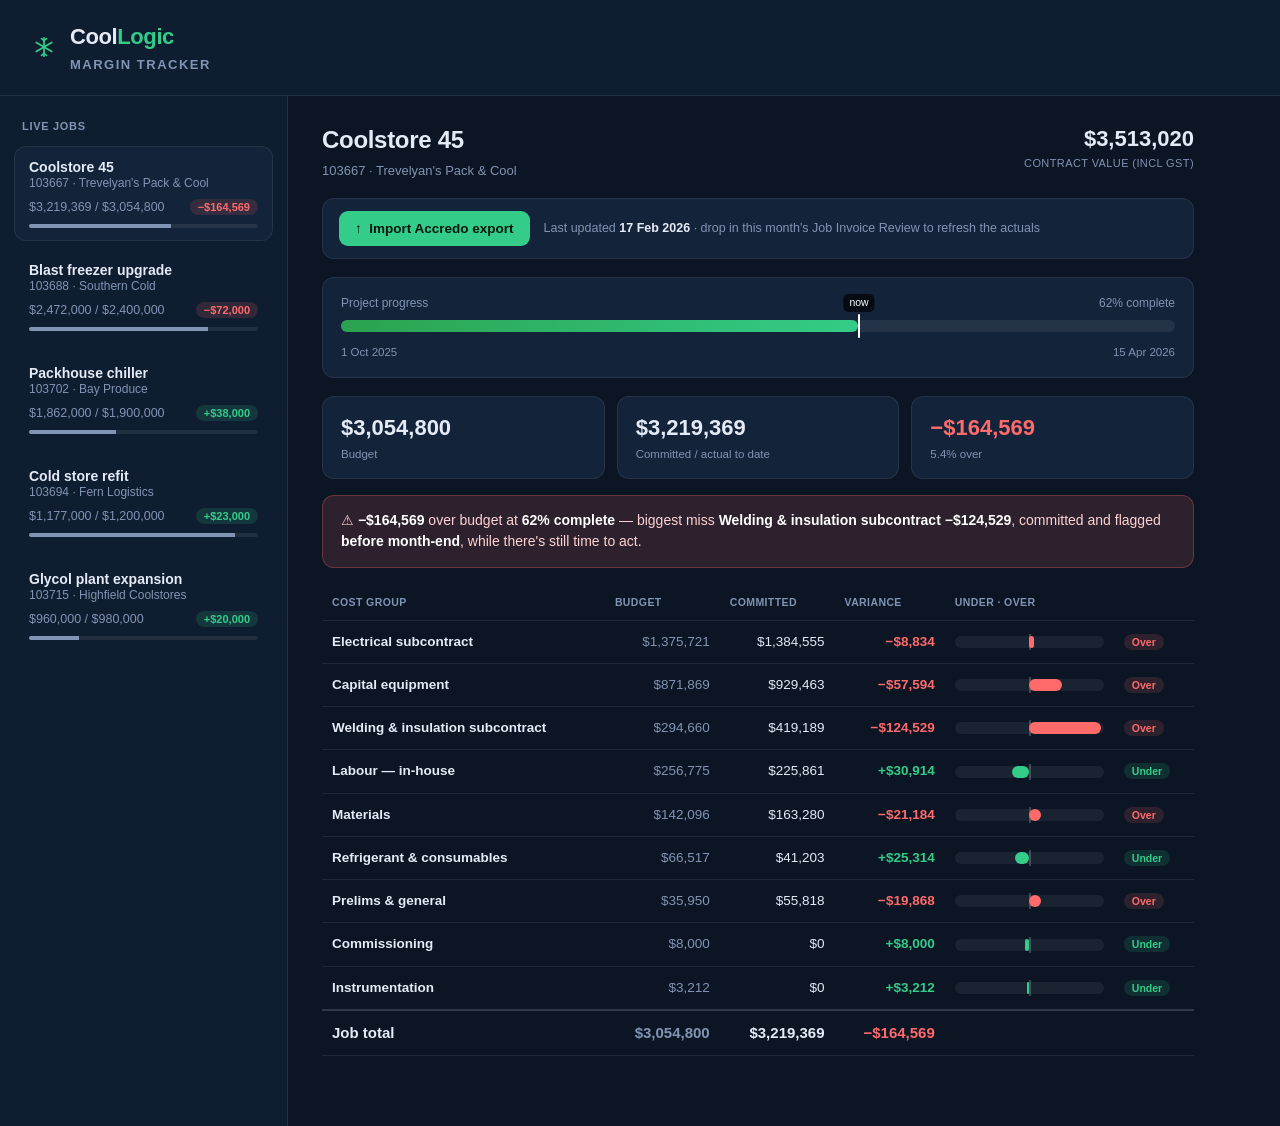
<file: coollogic/tracker.html>
<!doctype html><html lang="en"><head><meta charset="utf-8"><meta name="viewport" content="width=device-width,initial-scale=1">
<meta name="robots" content="noindex,nofollow"><title>CoolLogic — Margin Tracker</title><style>
*{box-sizing:border-box;margin:0;padding:0}
:root{--bg:#0b1524;--panel:#132339;--panel2:#0f1d31;--line:rgba(255,255,255,.08);--tx:#e4ebf6;--mut:#8194b3;--grn:#33cc88;--grnb:rgba(51,204,136,.14);--red:#ff6a6a;--redb:rgba(255,106,106,.14);--amb:#f2b34e}
body{font-family:-apple-system,'Segoe UI',Helvetica,Arial,sans-serif;background:var(--bg);color:var(--tx);font-size:14.5px;line-height:1.5;min-height:100vh}
.bar{display:flex;align-items:center;gap:14px;padding:20px 32px;border-bottom:1px solid var(--line);background:var(--panel2)}
.bar .wm{font-size:22px;font-weight:800;letter-spacing:-.4px}.bar .wm .g{color:var(--grn)}
.bar .tl{font-size:13px;letter-spacing:1.5px;color:var(--mut);text-transform:uppercase;font-weight:600;margin-top:2px}
.shell{display:flex;min-height:calc(100vh - 55px)}
/* sidebar */
.side{width:288px;flex:none;border-right:1px solid var(--line);padding:18px 14px;background:var(--panel2)}
.side h3{font-size:11px;text-transform:uppercase;letter-spacing:.7px;color:var(--mut);margin:4px 8px 12px}
.job{width:100%;text-align:left;background:none;border:1px solid transparent;border-radius:12px;padding:12px 14px;cursor:pointer;margin-bottom:8px;color:var(--tx);transition:.12s;display:block}
.job:hover{background:rgba(255,255,255,.03)}
.job.on{background:var(--panel);border-color:var(--line)}
.job .jn{font-size:14px;font-weight:600}
.job .jc{font-size:12px;color:var(--mut);margin-top:1px}
.job .jr{display:flex;justify-content:space-between;align-items:center;margin-top:9px}
.job .jv{font-size:12.5px;color:var(--mut);font-variant-numeric:tabular-nums}
.dot{display:inline-flex;align-items:center;gap:5px;font-size:11px;font-weight:700;padding:2px 8px;border-radius:20px}
.dot.o{background:var(--redb);color:var(--red)}.dot.u{background:var(--grnb);color:var(--grn)}.dot.t{background:rgba(129,148,179,.15);color:var(--mut)}
.jbar{height:4px;border-radius:3px;background:rgba(255,255,255,.08);margin-top:9px;overflow:hidden}
.jbar i{display:block;height:100%;background:var(--mut)}
/* main */
.main{flex:1;padding:26px 34px 70px;max-width:940px}
.jhead{display:flex;justify-content:space-between;align-items:flex-start;flex-wrap:wrap;gap:12px}
.jhead h1{font-size:24px;letter-spacing:-.3px}.jhead .sc{color:var(--mut);font-size:13px;margin-top:3px}
.jhead .val{text-align:right}.jhead .val .n{font-size:22px;font-weight:800}.jhead .val .l{font-size:11px;color:var(--mut);text-transform:uppercase;letter-spacing:.4px}
.imp{display:flex;align-items:center;gap:14px;flex-wrap:wrap;background:var(--panel);border:1px solid var(--line);border-radius:12px;padding:12px 16px;margin:18px 0}
.ibtn{background:var(--grn);color:#04160c;border:0;border-radius:9px;padding:10px 16px;font-size:13.5px;font-weight:700;cursor:pointer}
.ibtn:hover{filter:brightness(1.08)}
.imeta{font-size:12.5px;color:var(--mut)}.imeta b{color:var(--tx)}
/* progress */
.prog{background:var(--panel);border:1px solid var(--line);border-radius:12px;padding:16px 18px;margin-bottom:18px}
.prog .lab{display:flex;justify-content:space-between;font-size:12px;color:var(--mut);margin-bottom:8px}
.ptrack{height:12px;border-radius:7px;background:rgba(255,255,255,.07);position:relative;overflow:visible}
.pfill{height:12px;border-radius:7px;background:linear-gradient(90deg,#2ba24f,#33cc88)}
.pnow{position:absolute;top:-6px;width:2px;height:24px;background:#fff;border-radius:2px}
.pnow span{position:absolute;top:-20px;left:50%;transform:translateX(-50%);font-size:10.5px;color:#fff;background:#000a;padding:1px 6px;border-radius:5px;white-space:nowrap}
.pdates{display:flex;justify-content:space-between;font-size:11.5px;color:var(--mut);margin-top:12px}
/* hero */
.hero{display:flex;gap:12px;flex-wrap:wrap;margin-bottom:16px}
.h{flex:1;min-width:150px;background:var(--panel);border:1px solid var(--line);border-radius:12px;padding:14px 18px}
.h .n{font-size:22px;font-weight:800;font-variant-numeric:tabular-nums}.h .l{font-size:11.5px;color:var(--mut);margin-top:2px}
.h.over .n{color:var(--red)}.h.under .n{color:var(--grn)}
/* warn */
.warn{border-radius:12px;padding:14px 18px;margin-bottom:18px;font-size:14px;line-height:1.55}
.warn.o{background:var(--redb);border:1px solid rgba(255,106,106,.3);color:#ffd3d3}
.warn.u{background:var(--grnb);border:1px solid rgba(51,204,136,.3);color:#c9f5e2}
.warn b{color:#fff}
/* table */
table{border-collapse:collapse;width:100%;font-size:13.5px}
th{text-align:left;padding:9px 10px;font-size:10.5px;text-transform:uppercase;letter-spacing:.4px;color:var(--mut);border-bottom:1px solid var(--line)}
td{padding:11px 10px;border-bottom:1px solid var(--line);vertical-align:middle;font-variant-numeric:tabular-nums}
td.r{text-align:right}.gname{font-weight:600;color:var(--tx)}
.trk{position:relative;height:12px;background:rgba(255,255,255,.06);border-radius:6px;min-width:120px}
.trk .tk{position:absolute;left:50%;top:-2px;width:2px;height:16px;background:rgba(255,255,255,.2)}
.trk .fv{position:absolute;top:0;height:12px;border-radius:6px}
.vpill{font-size:10.5px;font-weight:700;padding:2px 8px;border-radius:20px}
.vpill.o{background:var(--redb);color:var(--red)}.vpill.u{background:var(--grnb);color:var(--grn)}
tr.totr td{font-weight:800;border-top:2px solid rgba(255,255,255,.15);font-size:15px}
.toast{position:fixed;left:50%;bottom:26px;transform:translateX(-50%) translateY(20px);background:#0f1d31;border:1px solid var(--line);color:#fff;padding:13px 20px;border-radius:10px;font-size:13.5px;max-width:560px;text-align:center;opacity:0;pointer-events:none;transition:.25s;box-shadow:0 10px 30px rgba(0,0,0,.4);z-index:50}
.toast.show{opacity:1;transform:translateX(-50%) translateY(0)}
@media(max-width:760px){.shell{flex-direction:column}.side{width:100%}}
</style></head><body>
<div class="bar">
<svg viewBox="0 0 34 34" width="24" height="24"><g stroke="#33cc88" stroke-width="2.4" stroke-linecap="round"><line x1="17" y1="4" x2="17" y2="30"/><line x1="6" y1="10.5" x2="28" y2="23.5"/><line x1="6" y1="23.5" x2="28" y2="10.5"/><line x1="17" y1="8" x2="13.5" y2="5"/><line x1="17" y1="8" x2="20.5" y2="5"/><line x1="17" y1="26" x2="13.5" y2="29"/><line x1="17" y1="26" x2="20.5" y2="29"/></g></svg>
<div><div class="wm">Cool<span class="g">Logic</span></div><div class="tl">Margin Tracker</div></div>
</div>
<div class="shell">
  <div class="side"><h3>Live jobs</h3><div id="jobs"></div></div>
  <div class="main" id="main"></div>
</div>
<div class="toast" id="toast"></div>
<script>
var JOBS=[
 {id:"103667",name:"Coolstore 45",client:"Trevelyan's Pack & Cool",value:3513020,start:"1 Oct 2025",end:"15 Apr 2026",pct:62,updated:"17 Feb 2026",
  groups:[
   {n:"Electrical subcontract",b:1375721,a:1384555},
   {n:"Capital equipment",b:871869,a:929463},
   {n:"Welding & insulation subcontract",b:294660,a:419189},
   {n:"Labour — in-house",b:256775,a:225861},
   {n:"Materials",b:142096,a:163280},
   {n:"Refrigerant & consumables",b:66517,a:41203},
   {n:"Prelims & general",b:35950,a:55818},
   {n:"Commissioning",b:8000,a:0},
   {n:"Instrumentation",b:3212,a:0}
  ]},
 {id:"103688",name:"Blast freezer upgrade",client:"Southern Cold",value:2760000,start:"5 Aug 2025",end:"20 Mar 2026",pct:78,updated:"14 Feb 2026",
  groups:[
   {n:"Refrigeration plant",b:940000,a:1012000},
   {n:"Electrical & controls",b:610000,a:598000},
   {n:"Pipework & fabrication",b:410000,a:441000},
   {n:"Insulation & panels",b:220000,a:214000},
   {n:"Design, PM & commissioning",b:220000,a:207000}
  ]},
 {id:"103702",name:"Packhouse chiller",client:"Bay Produce",value:2070000,start:"2 Dec 2025",end:"30 Jun 2026",pct:38,updated:"16 Feb 2026",
  groups:[
   {n:"Capital equipment",b:680000,a:672000},
   {n:"Electrical & controls",b:520000,a:511000},
   {n:"Pipework & fabrication",b:340000,a:333000},
   {n:"Materials",b:180000,a:176000},
   {n:"Design, PM & commissioning",b:180000,a:170000}
  ]},
 {id:"103694",name:"Cold store refit",client:"Fern Logistics",value:1380000,start:"1 Jul 2025",end:"28 Feb 2026",pct:90,updated:"15 Feb 2026",
  groups:[
   {n:"Refrigeration plant",b:420000,a:409000},
   {n:"Electrical & controls",b:300000,a:305000},
   {n:"Pipework & fabrication",b:250000,a:243000},
   {n:"Insulation",b:130000,a:126000},
   {n:"Design, PM & commissioning",b:100000,a:94000}
  ]},
 {id:"103715",name:"Glycol plant expansion",client:"Highfield Coolstores",value:1127000,start:"20 Jan 2026",end:"14 Aug 2026",pct:22,updated:"16 Feb 2026",
  groups:[
   {n:"Capital equipment",b:380000,a:372000},
   {n:"Pipework & fabrication",b:250000,a:246000},
   {n:"Electrical & controls",b:200000,a:198000},
   {n:"Materials",b:110000,a:107000},
   {n:"Design, PM & commissioning",b:40000,a:37000}
  ]}
];
var sel=0;
function m(n){return '$'+Math.round(n).toLocaleString('en-NZ');}
function ms(n){var a=Math.abs(n);return (n<0?'−':'+')+'$'+Math.round(a).toLocaleString('en-NZ');}
function totals(j){var b=0,a=0;j.groups.forEach(function(g){b+=g.b;a+=g.a;});return {b:b,a:a,v:b-a};}
function renderJobs(){
 var h='';JOBS.forEach(function(j,i){
  var t=totals(j),over=t.v<0;
  var d=over?'<span class="dot o">'+ms(t.v)+'</span>':'<span class="dot u">'+ms(t.v)+'</span>';
  h+='<button class="job'+(i==sel?' on':'')+'" onclick="pick('+i+')">'+
     '<div class="jn">'+j.name+'</div><div class="jc">'+j.id+' · '+j.client+'</div>'+
     '<div class="jr"><span class="jv">'+m(t.a)+' / '+m(t.b)+'</span>'+d+'</div>'+
     '<div class="jbar"><i style="width:'+j.pct+'%"></i></div></button>';
 });
 document.getElementById('jobs').innerHTML=h;
}
function pick(i){sel=i;renderJobs();renderMain();window.scrollTo(0,0);}
function renderMain(){
 var j=JOBS[sel],t=totals(j),over=t.v<0;
 // biggest over group
 var worst=null;j.groups.forEach(function(g){var v=g.b-g.a;if(v<0&&(!worst||v<worst.v))worst={n:g.n,v:v};});
 var scale=0;j.groups.forEach(function(g){scale=Math.max(scale,Math.abs(g.b-g.a));});
 var rows='';j.groups.forEach(function(g){
  var v=g.b-g.a,go=v<0,w=scale?Math.min(48,Math.abs(v)/scale*48):0;
  var bar='<div class="trk"><div class="tk"></div><div class="fv" style="'+(go?'left:50%;background:var(--red)':'right:50%;background:var(--grn)')+';width:'+w+'%"></div></div>';
  rows+='<tr><td class="gname">'+g.n+'</td><td class="r" style="color:var(--mut)">'+m(g.b)+'</td><td class="r">'+m(g.a)+'</td>'+
        '<td class="r" style="color:'+(go?'var(--red)':'var(--grn)')+';font-weight:700">'+ms(v)+'</td>'+
        '<td>'+bar+'</td><td><span class="vpill '+(go?'o':'u')+'">'+(go?'Over':'Under')+'</span></td></tr>';
 });
 var warn=over
  ? '<div class="warn o">⚠ <b>'+ms(t.v)+'</b> over budget at <b>'+j.pct+'% complete</b> — biggest miss <b>'+worst.n+' '+ms(worst.v)+'</b>, committed and flagged <b>before month-end</b>, while there\'s still time to act.</div>'
  : '<div class="warn u">✓ Running <b>'+ms(t.v)+'</b> under budget at <b>'+j.pct+'% complete</b> — no lines committed over.</div>';
 var nowLeft=Math.max(4,Math.min(96,j.pct));
 document.getElementById('main').innerHTML=
  '<div class="jhead"><div><h1>'+j.name+'</h1><div class="sc">'+j.id+' · '+j.client+'</div></div>'+
   '<div class="val"><div class="n">'+m(j.value)+'</div><div class="l">Contract value (incl GST)</div></div></div>'+
  '<div class="imp"><button class="ibtn" onclick="imp()">&#8593;&nbsp; Import Accredo export</button>'+
   '<span class="imeta">Last updated <b id="upd">'+j.updated+'</b> · drop in this month\'s Job Invoice Review to refresh the actuals</span></div>'+
  '<div class="prog"><div class="lab"><span>Project progress</span><span>'+j.pct+'% complete</span></div>'+
   '<div class="ptrack"><div class="pfill" style="width:'+j.pct+'%"></div><div class="pnow" style="left:'+nowLeft+'%"><span>now</span></div></div>'+
   '<div class="pdates"><span>'+j.start+'</span><span>'+j.end+'</span></div></div>'+
  '<div class="hero">'+
   '<div class="h"><div class="n">'+m(t.b)+'</div><div class="l">Budget</div></div>'+
   '<div class="h"><div class="n">'+m(t.a)+'</div><div class="l">Committed / actual to date</div></div>'+
   '<div class="h '+(over?'over':'under')+'"><div class="n">'+ms(t.v)+'</div><div class="l">'+(over?((t.v/t.b*-100).toFixed(1)+'% over'):((t.v/t.b*100).toFixed(1)+'% under'))+'</div></div>'+
  '</div>'+warn+
  '<table><thead><tr><th>Cost group</th><th class="r">Budget</th><th class="r">Committed</th><th class="r">Variance</th><th>Under · Over</th><th></th></tr></thead><tbody>'+rows+
   '<tr class="totr"><td>Job total</td><td class="r" style="color:var(--mut)">'+m(t.b)+'</td><td class="r">'+m(t.a)+'</td><td class="r" style="color:'+(over?'var(--red)':'var(--grn)')+'">'+ms(t.v)+'</td><td></td><td></td></tr>'+
  '</tbody></table>';
}
function imp(){
 var t=document.getElementById('toast');
 t.textContent='Imported Job Invoice Review — 1,523 lines auto-matched to budget on C&T code · 3 flagged to review';
 t.className='toast show';var u=document.getElementById('upd');if(u)u.textContent='17 Feb 2026';
 setTimeout(function(){t.className='toast';},4200);
}
renderJobs();renderMain();
</script>
</body></html>
</file>
<file: style.css>
:root{
  --paper:#f4f4f1; --ink:#16181d; --navy:#16233d; --accent:#cf5a2a;
  --muted:#5c5f68; --line:#e0dfd8; --paper2:#eceae4;
}
*{box-sizing:border-box;margin:0;padding:0}
html{scroll-behavior:smooth}
body{background:var(--paper);color:var(--ink);font-family:"IBM Plex Sans",system-ui,sans-serif;font-size:17px;line-height:1.6;-webkit-font-smoothing:antialiased;overflow-x:hidden}
.wrap{max-width:1080px;margin:0 auto;padding:0 28px}
h1,h2,h3,.dsp{font-family:"Archivo",sans-serif;font-weight:800;letter-spacing:-.02em;line-height:1.02;text-wrap:balance}
a{color:inherit}
.accent{color:var(--accent)}
.eyebrow{font-family:"Archivo",sans-serif;font-weight:700;font-size:12px;letter-spacing:.16em;text-transform:uppercase;color:var(--muted)}

/* top bar */
.top{display:flex;align-items:center;justify-content:space-between;padding:22px 28px;max-width:1080px;margin:0 auto}
.mark{font-family:"Archivo",sans-serif;font-weight:900;font-size:20px;letter-spacing:-.01em;text-decoration:none;color:inherit}
.mark .dot{color:var(--accent)}
.navlinks{display:flex;align-items:center;gap:22px}
.navlinks a{font-family:"Archivo",sans-serif;font-weight:700;font-size:14px;text-decoration:none;color:var(--ink)}
.navlinks a:hover{color:var(--accent)}
.navlinks a.cta{border:1.5px solid var(--ink);padding:9px 16px;border-radius:100px;transition:.15s}
.navlinks a.cta:hover{background:var(--ink);color:var(--paper)}

/* hero */
.hero{padding:78px 0 84px}
.hero .eyebrow{margin-bottom:22px}
.hero h1{font-size:clamp(42px,7vw,82px);font-weight:900}
.hero h1 .ln2{color:var(--accent)}
.hero .sub{font-size:clamp(18px,2.2vw,22px);color:var(--muted);max-width:640px;margin:26px 0 34px;line-height:1.5}
.btnrow{display:flex;gap:14px;flex-wrap:wrap}
.btn{font-family:"Archivo",sans-serif;font-weight:700;font-size:16px;text-decoration:none;padding:14px 24px;border-radius:100px;display:inline-flex;align-items:center;gap:9px;transition:.15s}
.btn.solid{background:var(--accent);color:#fff}
.btn.solid:hover{background:#b64a1e;transform:translateY(-1px)}
.btn.ghost{border:1.5px solid var(--ink)}
.btn.ghost:hover{background:var(--ink);color:var(--paper)}
.btn .ar{transition:.15s}.btn:hover .ar{transform:translateX(3px)}

/* rule strip */
.strip{border-top:1px solid var(--line);border-bottom:1px solid var(--line);background:var(--paper2)}
.strip .wrap{display:flex;flex-wrap:wrap;gap:12px 40px;padding-top:20px;padding-bottom:20px;font-size:14.5px;color:var(--muted)}
.strip b{color:var(--ink);font-weight:600}

/* section */
section{padding:82px 0}
.sechead{display:flex;align-items:baseline;gap:16px;margin-bottom:44px;flex-wrap:wrap}
.sechead h2{font-size:clamp(30px,4.4vw,46px)}
.sechead .eyebrow{transform:translateY(-2px)}
.seclead{color:var(--muted);font-size:18px;line-height:1.55;max-width:660px;margin:-24px 0 40px}

/* outcomes (light cards) */
.outcomes{display:grid;grid-template-columns:1fr 1fr;gap:22px}
.oc{background:#fff;border:1px solid var(--line);border-radius:16px;padding:28px 28px 26px}
.oc .n{font-family:"Archivo",sans-serif;font-weight:900;font-size:13px;color:var(--accent);letter-spacing:.06em}
.oc h3{font-size:21px;margin:12px 0 9px;font-weight:800}
.oc p{color:var(--muted);font-size:15.5px;line-height:1.56}

/* method */
.steps{display:grid;grid-template-columns:repeat(3,1fr);gap:34px}
.step .no{font-family:"Archivo",sans-serif;font-weight:900;font-size:15px;color:var(--accent);letter-spacing:.05em}
.step h3{font-size:23px;margin:14px 0 10px;font-weight:800}
.step p{color:var(--muted);font-size:16px;line-height:1.55}
.step{border-top:2px solid var(--ink);padding-top:18px}

/* who band */
.whoband{background:var(--paper2);border-top:1px solid var(--line);border-bottom:1px solid var(--line)}
.whoband .wrap{display:flex;align-items:center;justify-content:space-between;gap:34px;flex-wrap:wrap;padding-top:34px;padding-bottom:34px}
.whoband p{max-width:660px;margin-top:10px;color:var(--ink);font-size:17px;line-height:1.5}

/* work / track (dark) */
.work{background:var(--navy);color:#eef1f6}
.work .eyebrow{color:#8ea0c4}
.work .sechead h2{color:#fff}
.cards{display:grid;grid-template-columns:1fr 1fr;gap:24px}
.card{background:rgba(255,255,255,.04);border:1px solid rgba(255,255,255,.12);border-radius:16px;padding:28px 28px 26px;display:flex;flex-direction:column}
.card .tag{font-family:"Archivo",sans-serif;font-weight:700;font-size:12px;letter-spacing:.1em;text-transform:uppercase;color:var(--accent);margin-bottom:14px}
.card h3{font-size:22px;color:#fff;font-weight:800;margin-bottom:10px}
.card p{color:#c3ccdb;font-size:15.5px;line-height:1.55;flex:1}
.worklead{color:#c3ccdb;font-size:18px;line-height:1.55;max-width:660px;margin:-18px 0 34px}
.card .fig{font-family:"Archivo",sans-serif;font-weight:900;font-size:40px;letter-spacing:-.02em;color:#fff;line-height:1;margin-bottom:12px}
.card .fig span{font-size:14px;font-weight:700;color:var(--accent);margin-left:8px;letter-spacing:.02em}
.card.wide{grid-column:1 / -1;background:rgba(207,90,42,.10);border-color:rgba(207,90,42,.32)}

/* about page */
.pagehead{padding:60px 0 6px}
.pagehead h1{font-size:clamp(34px,5.4vw,60px);font-weight:900;font-family:"Archivo",sans-serif;letter-spacing:-.02em}
.pagehead .sub{font-size:clamp(18px,2.2vw,21px);color:var(--muted);max-width:660px;margin-top:18px;line-height:1.5}
.about .grid{display:grid;grid-template-columns:1fr 1.35fr;gap:56px;align-items:start}
.about .lead{font-size:clamp(22px,2.8vw,29px);font-weight:600;font-family:"Archivo",sans-serif;letter-spacing:-.01em;line-height:1.25}
.about p{color:var(--muted);margin-bottom:16px}
.about p b{color:var(--ink);font-weight:600}

/* team */
.team{display:grid;grid-template-columns:1fr 1fr;gap:32px;margin-top:6px}
.member{display:flex;gap:20px;align-items:flex-start}
.member .pic{flex:none;width:104px;height:104px;border-radius:50%;object-fit:cover;border:1px solid var(--line);background:var(--paper2)}
.member .ph{flex:none;width:104px;height:104px;border-radius:50%;background:var(--navy);color:var(--accent);display:flex;align-items:center;justify-content:center;font-family:"Archivo",sans-serif;font-weight:900;font-size:38px}
.member h3{font-size:20px;font-weight:800;margin-bottom:2px}
.member .role{font-family:"Archivo",sans-serif;font-weight:700;font-size:11.5px;letter-spacing:.08em;text-transform:uppercase;color:var(--accent);margin-bottom:10px}
.member p{color:var(--muted);font-size:15px;line-height:1.55}

/* contact */
.contact{background:var(--ink);color:var(--paper);text-align:center}
.contact h2{font-size:clamp(32px,5vw,54px);color:#fff}
.contact .sub{color:#a7abb4;max-width:520px;margin:20px auto 32px;font-size:18px}
.contact a.mail{font-family:"Archivo",sans-serif;font-weight:800;font-size:clamp(22px,3.4vw,32px);color:var(--accent);text-decoration:none;border-bottom:2px solid transparent;transition:.15s}
.contact a.mail:hover{border-bottom-color:var(--accent)}

/* footer */
footer{padding:30px 0;font-size:13.5px;color:var(--muted)}
footer .wrap{display:flex;justify-content:space-between;flex-wrap:wrap;gap:10px}
footer .mark{font-size:15px;color:var(--ink)}
footer a{text-decoration:none}footer a:hover{color:var(--accent)}

@media(max-width:820px){
  .steps{grid-template-columns:1fr;gap:0}
  .step{padding:22px 0;border-top:1px solid var(--line)}
  .step:first-child{border-top:2px solid var(--ink)}
  .cards{grid-template-columns:1fr}
  .outcomes{grid-template-columns:1fr}
  .team{grid-template-columns:1fr;gap:24px}
  .about .grid{grid-template-columns:1fr;gap:26px}
  .whoband .wrap{flex-direction:column;align-items:flex-start}
  section{padding:62px 0}
  .hero{padding:52px 0 60px}
}
</file>
